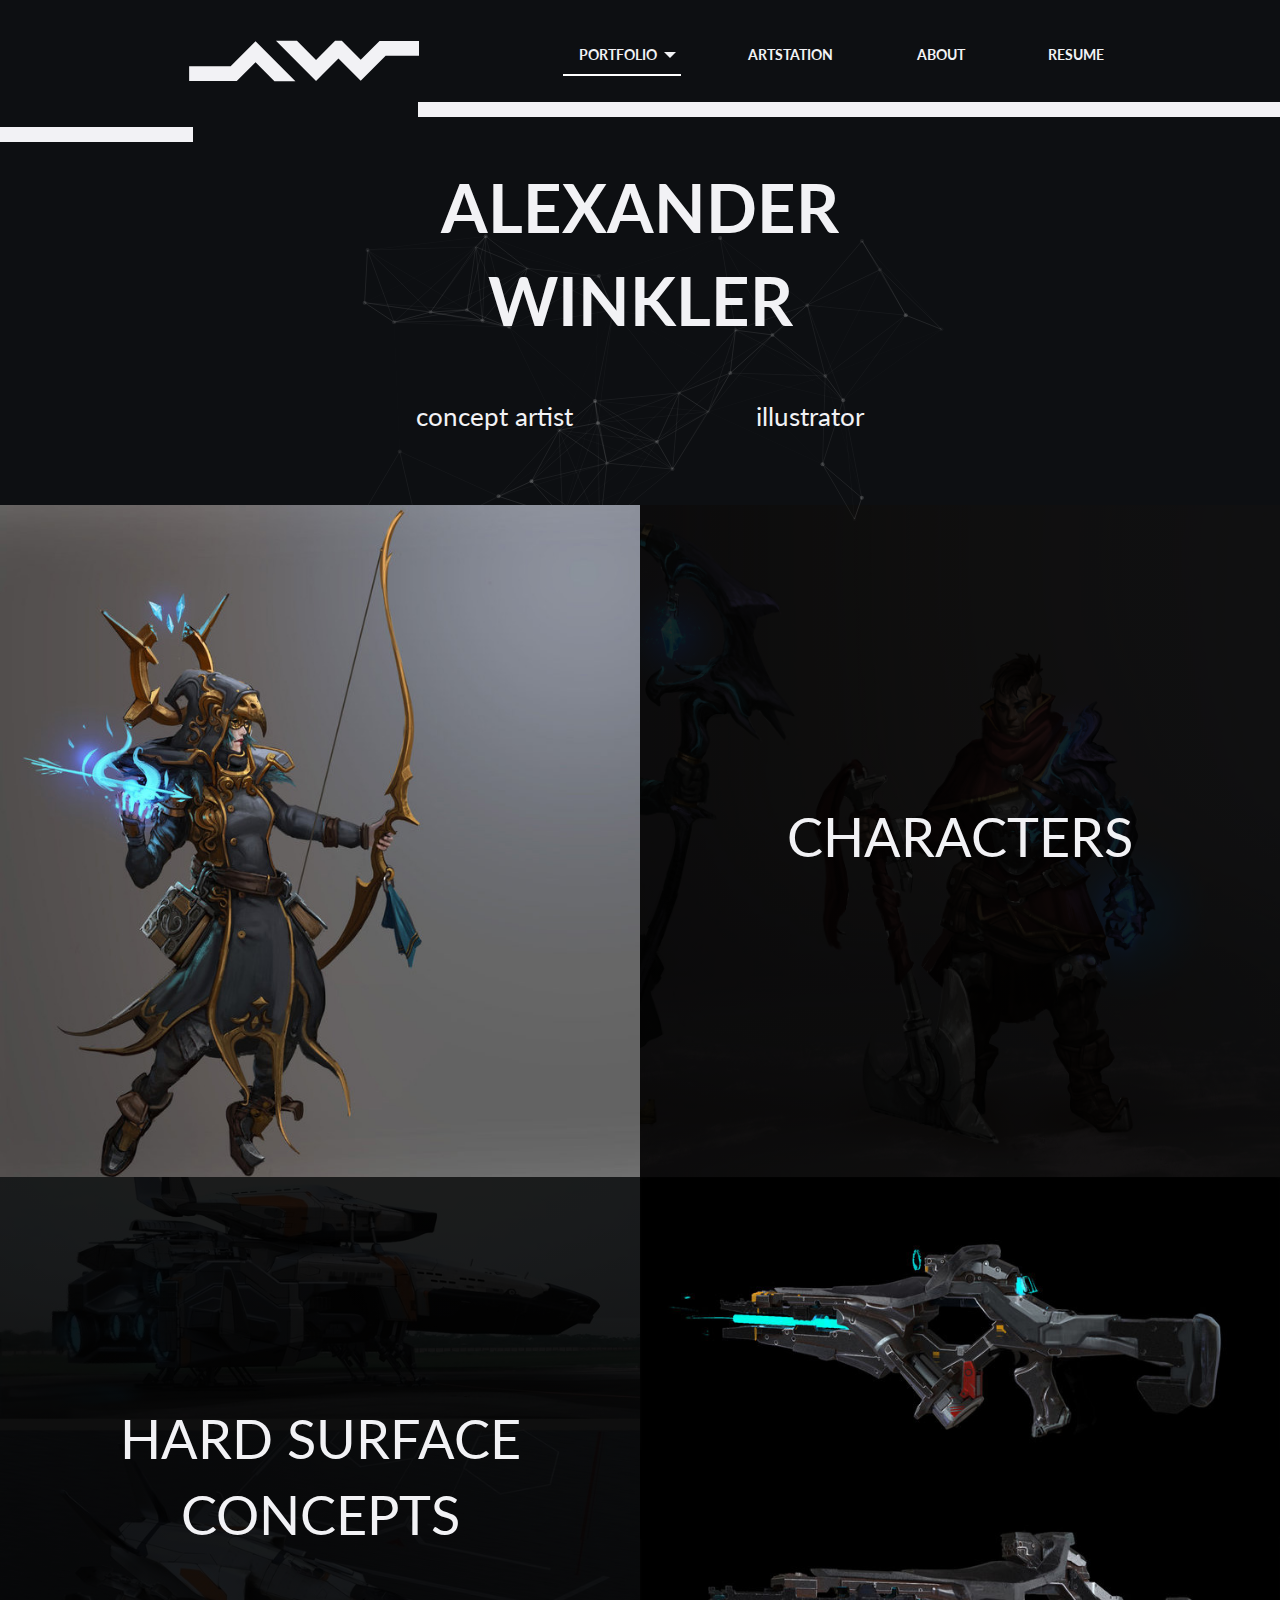
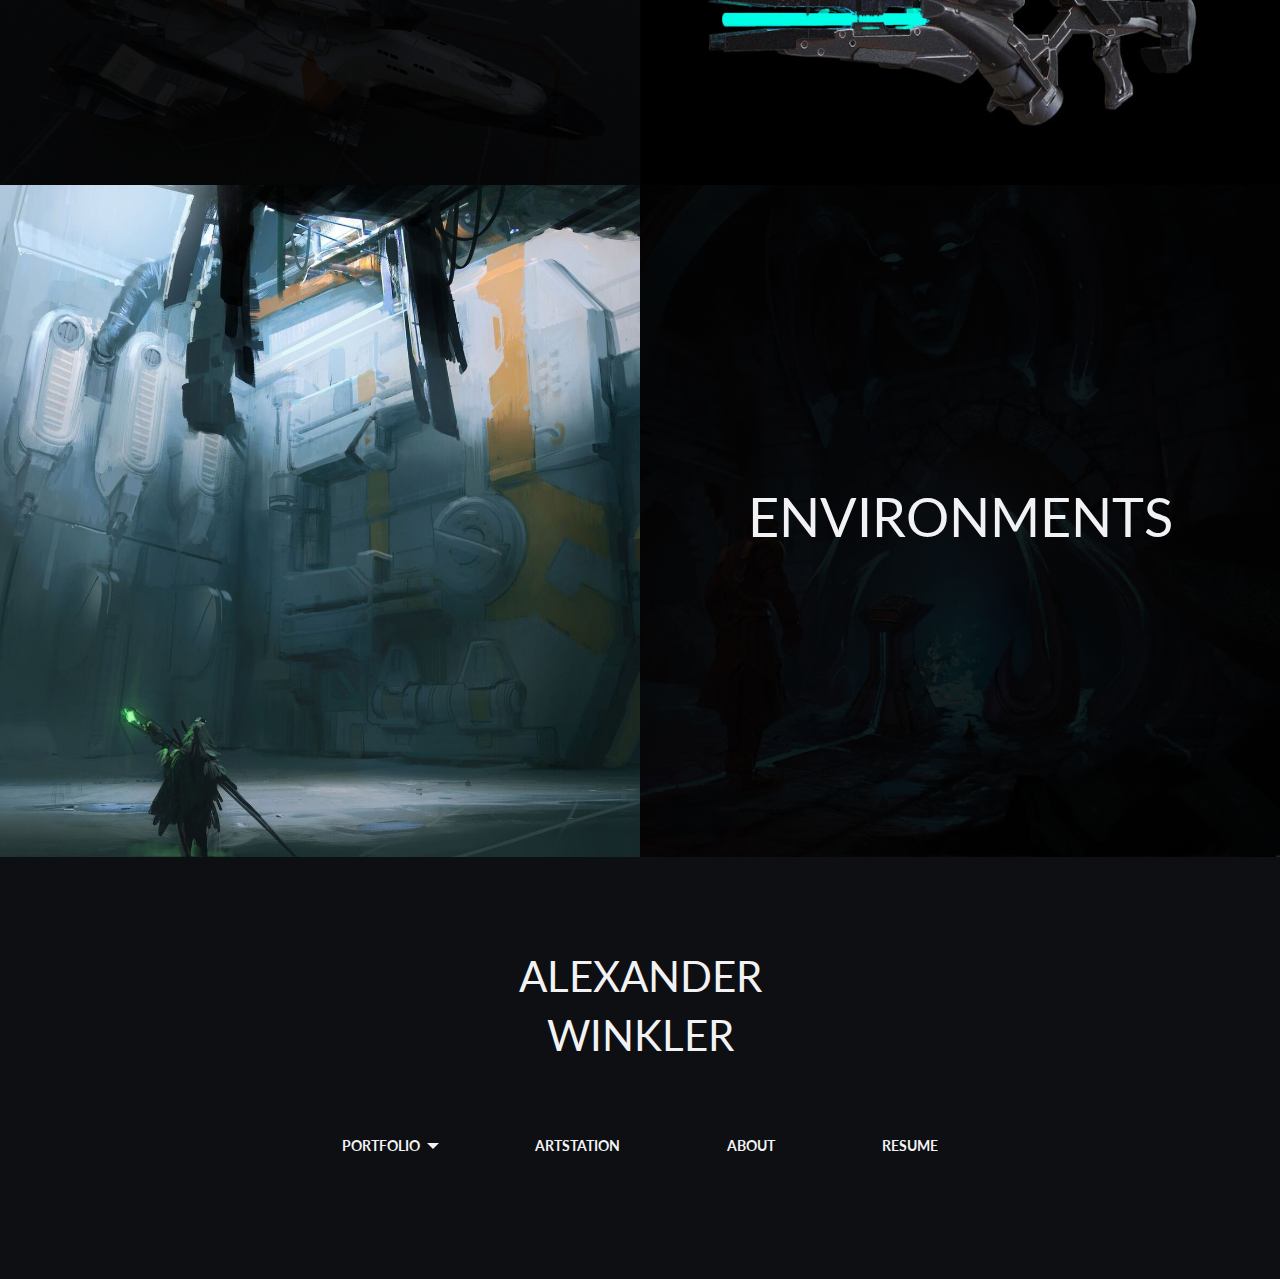
<file: index.html>
<!doctype html>
<html class="no-js" lang="en" dir="ltr">
  <head>
    <meta charset="utf-8">
    <meta http-equiv="x-ua-compatible" content="ie=edge">
    <meta name="viewport" content="width=device-width, initial-scale=1.0">
    <title>Alexander Winkler Portfolio</title>
    <link href="https://fonts.googleapis.com/css?family=Lato:400,700" rel="stylesheet">
    <link rel="stylesheet" href="css/foundation.css">
    <link rel="stylesheet" href="css/animate.css">
    <link rel="stylesheet" href="css/global.css">
    <link rel="stylesheet" href="css/home.css">
  </head>
  <body>
     
    <header>
        
        <!-- Header logo with navigation -->
        <div id="left-logo-line"></div>
        <div id="right-line-container">
          <div id="right-logo-line"></div>
        </div>
        <a href="index.html" id="logo-link">
          <svg id="AW-logo" data-name="Layer 1" xmlns="http://www.w3.org/2000/svg" viewBox="0 0 850 200">  <!-- logo -->
            <title>AW Logo</title>
            <polygon points="246.5 97.39 316.41 167.3 394.19 167.3 246.5 19.61 154.11 112 0.5 112 0.5 167 176.89 167 246.5 97.39"/>
            <polygon points="705.61 18.5 636 88.11 565.89 18 541.11 18 470.5 88.61 399.89 18 322.11 18 470.5 166.39 553.5 83.39 636 165.89 728.39 73.5 882 73.5 882 18.5 705.61 18.5"/>
          </svg>
        </a>
      
      <!-- Header navigation -->
      <nav>
        <ul class="dropdown menu" data-options="disableHover:true;clickOpen:true" data-dropdown-menu>
          <li class="active-page">
            <a href="index.html">PORTFOLIO</a>
            <ul class="menu">
              <li class="menu-item"><a href="characters.html">CHARACTERS</a></li>
              <li class="menu-item"><a href="hard-surface.html">HARD SURFACE CONCEPTS</a></li>
              <li class="menu-item"><a href="environments.html">ENVIRONMENTS</a></li>
            </ul>
          </li>
          <li><a href="https://www.artstation.com/awinkler" target="_blank">ARTSTATION </a></li>
          <li><a href="about.html">ABOUT</a></li>
          <li><a href="resume.pdf" target="_blank">RESUME</a></li>
        </ul>
      </nav>
    </header>
    
    
    <main>
      
      
        <!-- particle effects -->
        <div id="particles-js" class="large-particles"></div>
      
        <!-- name header -->
        <div class="grid-x">
          <div class="small-12 medium-12 cell">
            <!-- Name header -->
            <h1 class="name" id="alexander">ALEXANDER</h1>
            <h1 class="name" id="winkler">WINKLER</h1>
          </div>
        </div>
        <div class="grid-x">
          <div class="small-12 medium-12 cell subtitle-container">
            <h2 class="subtitle" id="artsit">concept artist</h2>
            <h2 class="subtitle" id="illustrator">illustrator</h2>
          </div>
        </div>
      
      
      <!-- main portfolio cards -->
      <a href="characters.html" class="character-row img-hover">
        <div class="grid-x">
          <div class="small-5 medium-6 cell rowhover first-row-home">
            <img src="images/venice-home.jpg" alt="Venice character design from CD Challenge">
        </div>
          <div id="character-shaded-cell" class="small-7 medium-6 cell shaded-cell" >
            <h2>CHARACTERS</h2>
          </div>
        </div>
      </a>
      
      <a href="hard-surface.html" class="surface-row img-hover">
        <div class="grid-x">
          <div id="surface-shaded-cell" class="small-7 medium-6 cell shaded-cell">
            <h2>HARD SURFACE CONCEPTS</h2>
          </div>
          <div class="small-5 medium-6 cell rowhover second-row-home">
            <img src="images/lazor-home.jpg" alt="Lazorrr gun concept art">
          </div>
        </div>
      </a>
      
      <a href="environments.html" class="env-row img-hover">
        <div class="grid-x">
          <div class="small-5 medium-6 cell rowhover third-row-home">
            <img src="images/new-temple-home.jpg" alt="Venice character design from CD Challenge">
          </div>  
          <div id="env-shaded-cell" class="small-7 medium-6 cell shaded-cell" >
            <h2>ENVIRONMENTS</h2>
          </div>
        </div>
      </a>
      
    </main>
    
    
    <footer>
      
      
      <!-- Footer name -->
      <h2>ALEXANDER</h2>
      <h2>WINKLER</h2>
      
      <!-- Footer navigation -->
      <nav>

        <ul class="dropdown menu" id="footer-menu" data-options="disableHover:true;clickOpen:true"  data-dropdown-menu>
            <li>
              <a href="#">PORTFOLIO</a>
              <ul class="menu">
                <li class="menu-item"><a href="characters.html">CHARACTERS</a></li>
                <li class="menu-item"><a href="hard-surface.html">HARD SURFACE CONCEPTS</a></li>
                <li class="menu-item"><a href="environments.html">ENVIRONMENTS</a></li>
              </ul>
            </li>
            <li><a href="https://www.artstation.com/awinkler" target="_blank">ARTSTATION</a></li>
            <li><a href="about.html">ABOUT</a></li>
            <li><a href="resume.pdf" target="_blank">RESUME</a></li>
        </ul>
      </nav>
      
    </footer>
    
    
    <!-- javascript files   -->
    <script src="js/vendor/jquery.js"></script>
    <script src="js/vendor/what-input.js"></script>
    <script src="js/vendor/foundation.js"></script>
    <script src="js/particles.min.js"></script>
    <script src="js/app.js"></script>
  </body>
</html>
</file>
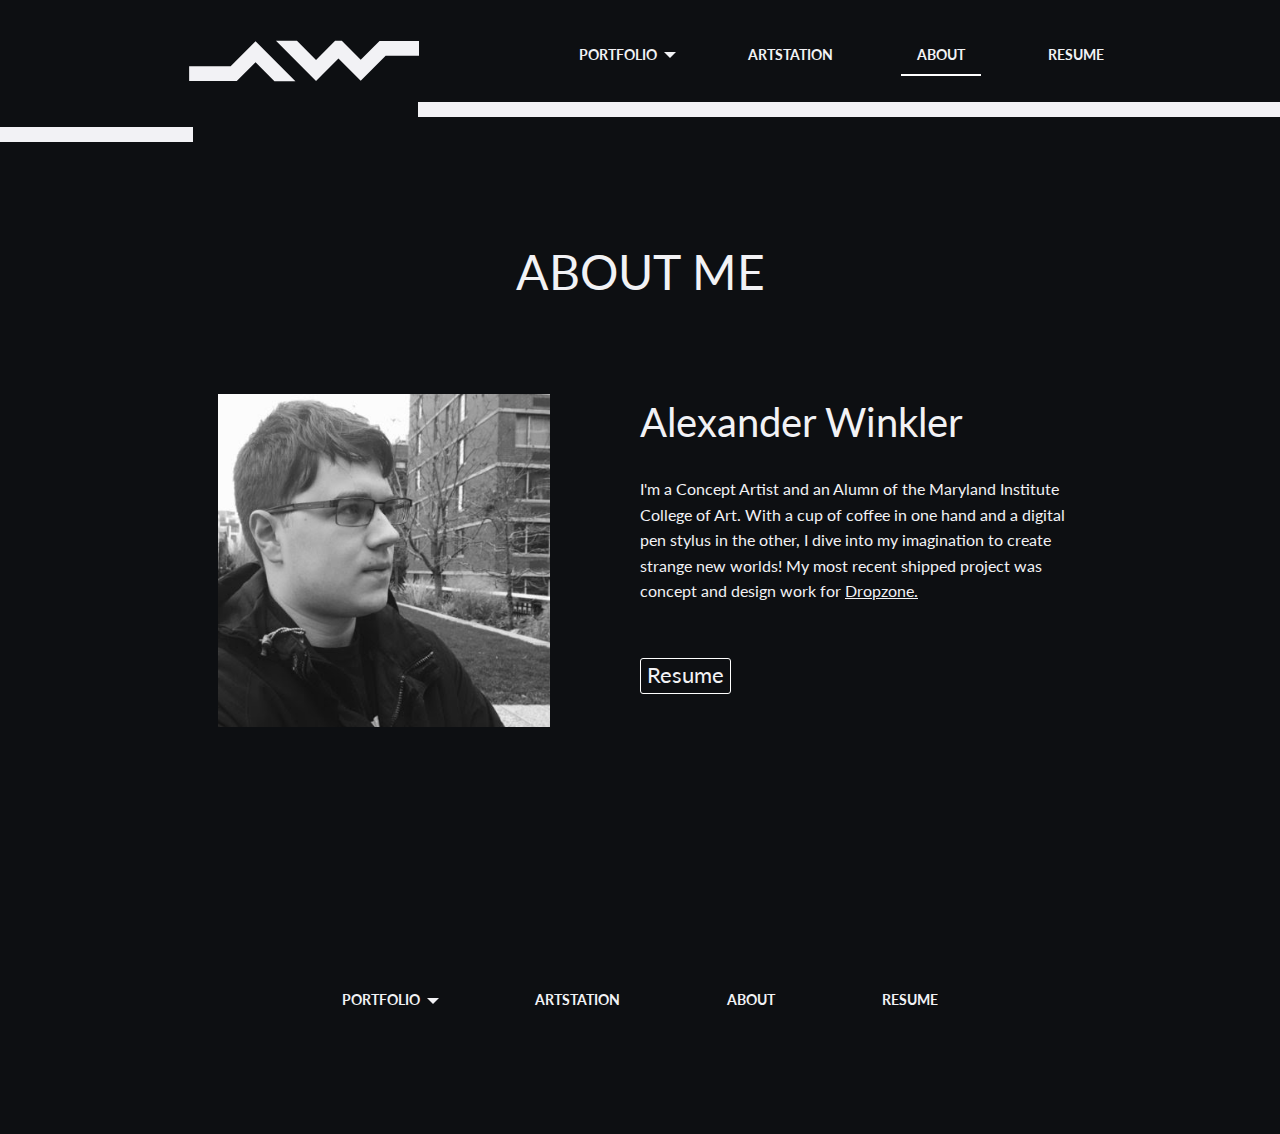
<file: about.html>
<!doctype html>
<html class="no-js" lang="en" dir="ltr">
  <head>
    <meta charset="utf-8">
    <meta http-equiv="x-ua-compatible" content="ie=edge">
    <meta name="viewport" content="width=device-width, initial-scale=1.0">
    <title>About Alex</title>
    <link href="https://fonts.googleapis.com/css?family=Lato:400,700" rel="stylesheet">
    <link rel="stylesheet" href="css/foundation.css">
    <link rel="stylesheet" href="css/global.css">
    <link rel="stylesheet" href="css/about.css">
  </head>
  <body>
    
    <header>
      
        <div id="left-logo-line"></div>
        <div id="right-line-container">
          <div id="right-logo-line"></div>
        </div>
        <a href="index.html" id="logo-link">
          <svg id="AW-logo" data-name="Layer 1" xmlns="http://www.w3.org/2000/svg" viewBox="0 0 850 200">
            <title>AW Logo</title>
            <polygon points="246.5 97.39 316.41 167.3 394.19 167.3 246.5 19.61 154.11 112 0.5 112 0.5 167 176.89 167 246.5 97.39"/>
            <polygon points="705.61 18.5 636 88.11 565.89 18 541.11 18 470.5 88.61 399.89 18 322.11 18 470.5 166.39 553.5 83.39 636 165.89 728.39 73.5 882 73.5 882 18.5 705.61 18.5"/>
          </svg>
        </a>
      
      <!-- Header navigation -->
      <nav>
        <ul class="dropdown menu" data-options="disableHover:true;clickOpen:true" data-dropdown-menu>
          <li>
            <a href="index.html">PORTFOLIO</a>
            <ul class="menu">
              <li class="menu-item"><a href="characters.html">CHARACTERS</a></li>
              <li class="menu-item"><a href="hard-surface.html">HARD SURFACE CONCEPTS</a></li>
              <li class="menu-item"><a href="environments.html">ENVIRONMENTS</a></li>
            </ul>
          </li>
          <li><a href="https://www.artstation.com/awinkler" target="_blank">ARTSTATION </a></li>
          <li class="active-page"><a href="about.html">ABOUT</a></li>
          <li><a href="resume.pdf" target="_blank">RESUME</a></li>
        </ul>
      </nav>
    </header>
    
    
    <!-- Main content -->
    <main>
      <div class="grid-x">
        <div class="small-12 medium cell">
          <!-- Name header -->
          <h1 class="inner-header">ABOUT ME</h1>
        </div>
      </div>
      
      
      <div class="grid-x main-container">
        <div class="small-12 medium-6 cell">
          <img src="images/alex+winkler.jpg">
        </div>
        <div class="small-11 medium-6 cell">
          <h2>Alexander Winkler</h2>
          <p>I'm a Concept Artist and an Alumn of the Maryland Institute College of Art. With a cup of coffee in one hand and a digital pen stylus in the other, I dive into my imagination to create strange new worlds! My most recent shipped project was concept and design work for <a href="https://www.sparkypants.com/dropzone/#top" target="_blank">Dropzone.</a></p>
          
          <a href="resume.pdf" target="_blank"><button>Resume</button></a>
        </div>
      </div>
      
    </main>
    
    
    
    
    <footer>
      
      <!-- Footer navigation -->
        <nav >

        <ul class="dropdown menu" id="footer-menu" data-options="disableHover:true;clickOpen:true"  data-dropdown-menu>
<!--            <div class="grid-x">-->
<!--            <div class="small-2 cell">-->
              <li>
                <a href="index.html">PORTFOLIO</a>
                <ul class="menu">
                  <li class="menu-item"><a href="characters.html">CHARACTERS</a></li>
                  <li class="menu-item"><a href="hard-surface.html">HARD SURFACE CONCEPTS</a></li>
                  <li class="menu-item"><a href="environments.html">ENVIRONMENTS</a></li>
                </ul>
              </li>

            <li><a href="https://www.artstation.com/awinkler" target="_blank">ARTSTATION</a></li>
            <li><a href="about.html">ABOUT</a></li>
            <li><a href="resume.pdf" target="_blank">RESUME</a></li>
<!--          </div>-->
        </ul>
         
      </nav>
    </footer>
    
    
    <!-- javascript files   -->
    <script src="js/vendor/jquery.js"></script>
    <script src="js/vendor/what-input.js"></script>
    <script src="js/vendor/foundation.js"></script>
    <script src="js/app.js"></script>
  </body>
</html>
</file>
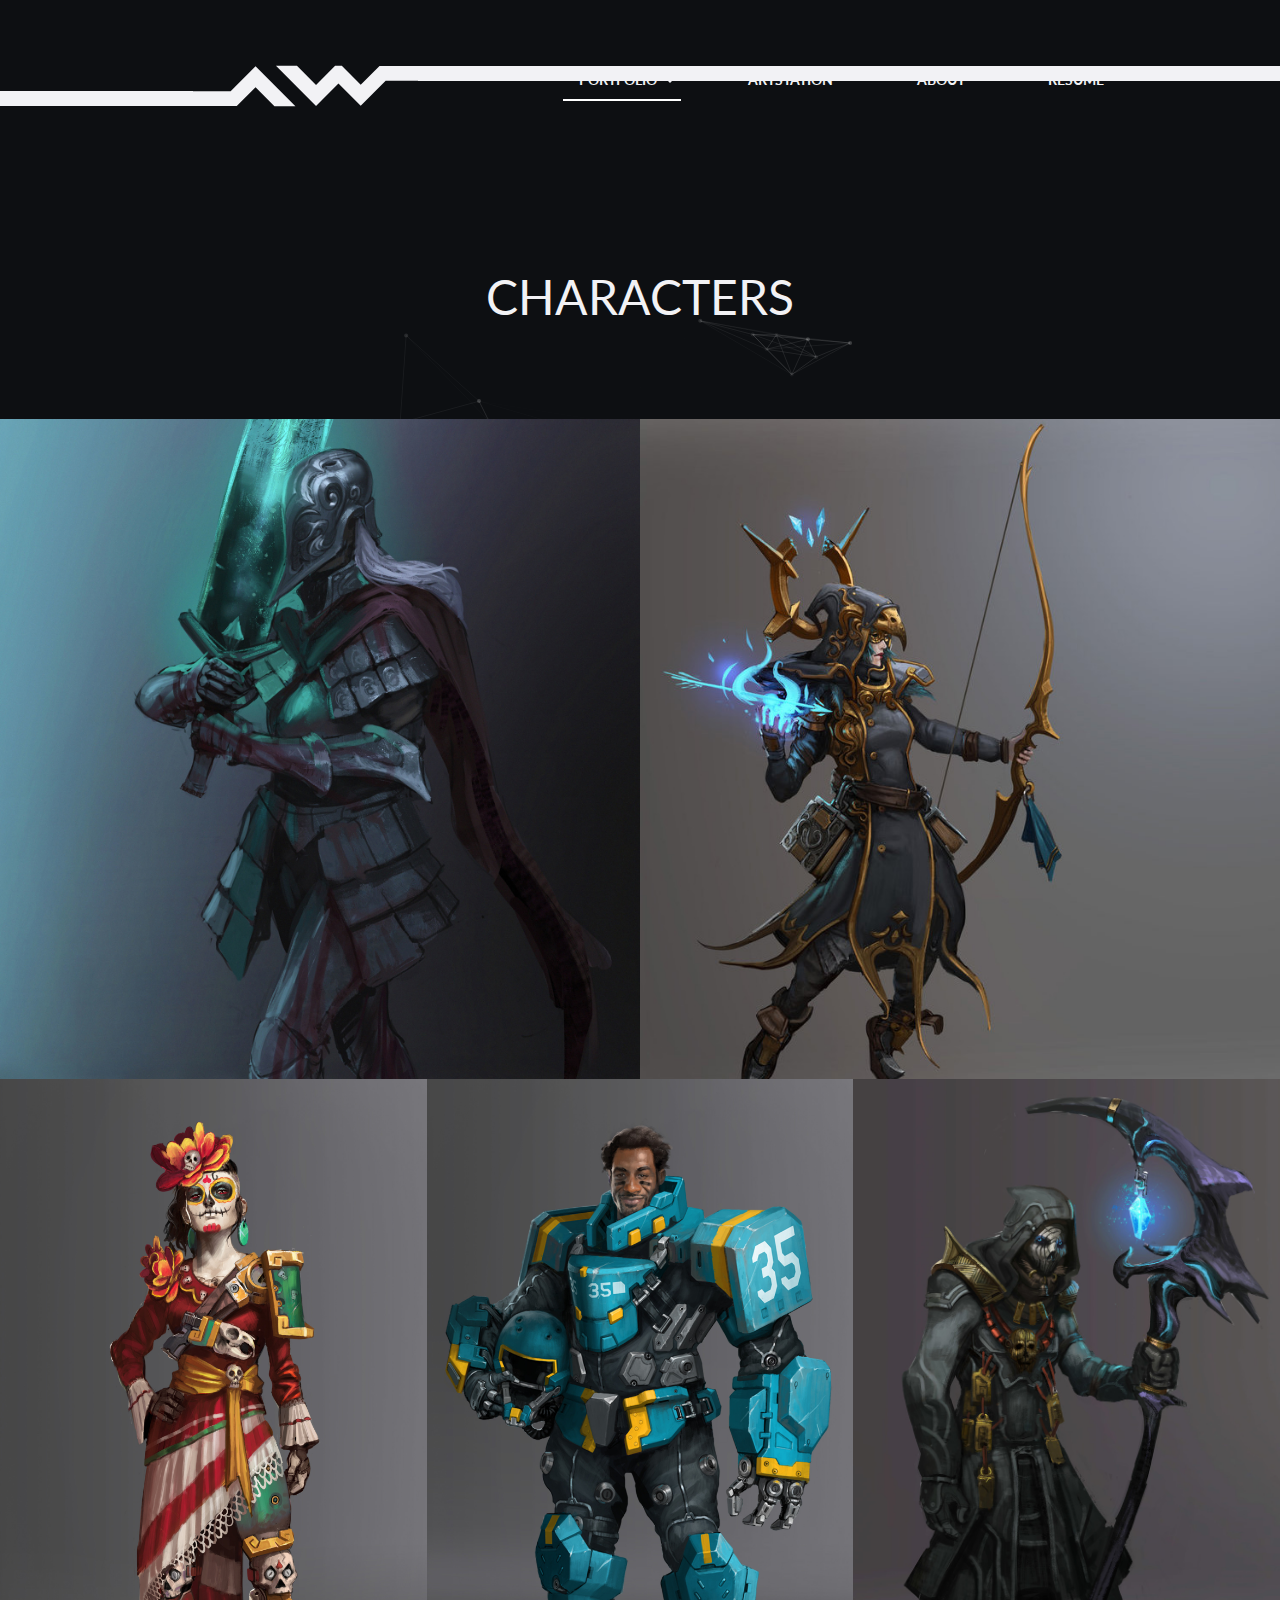
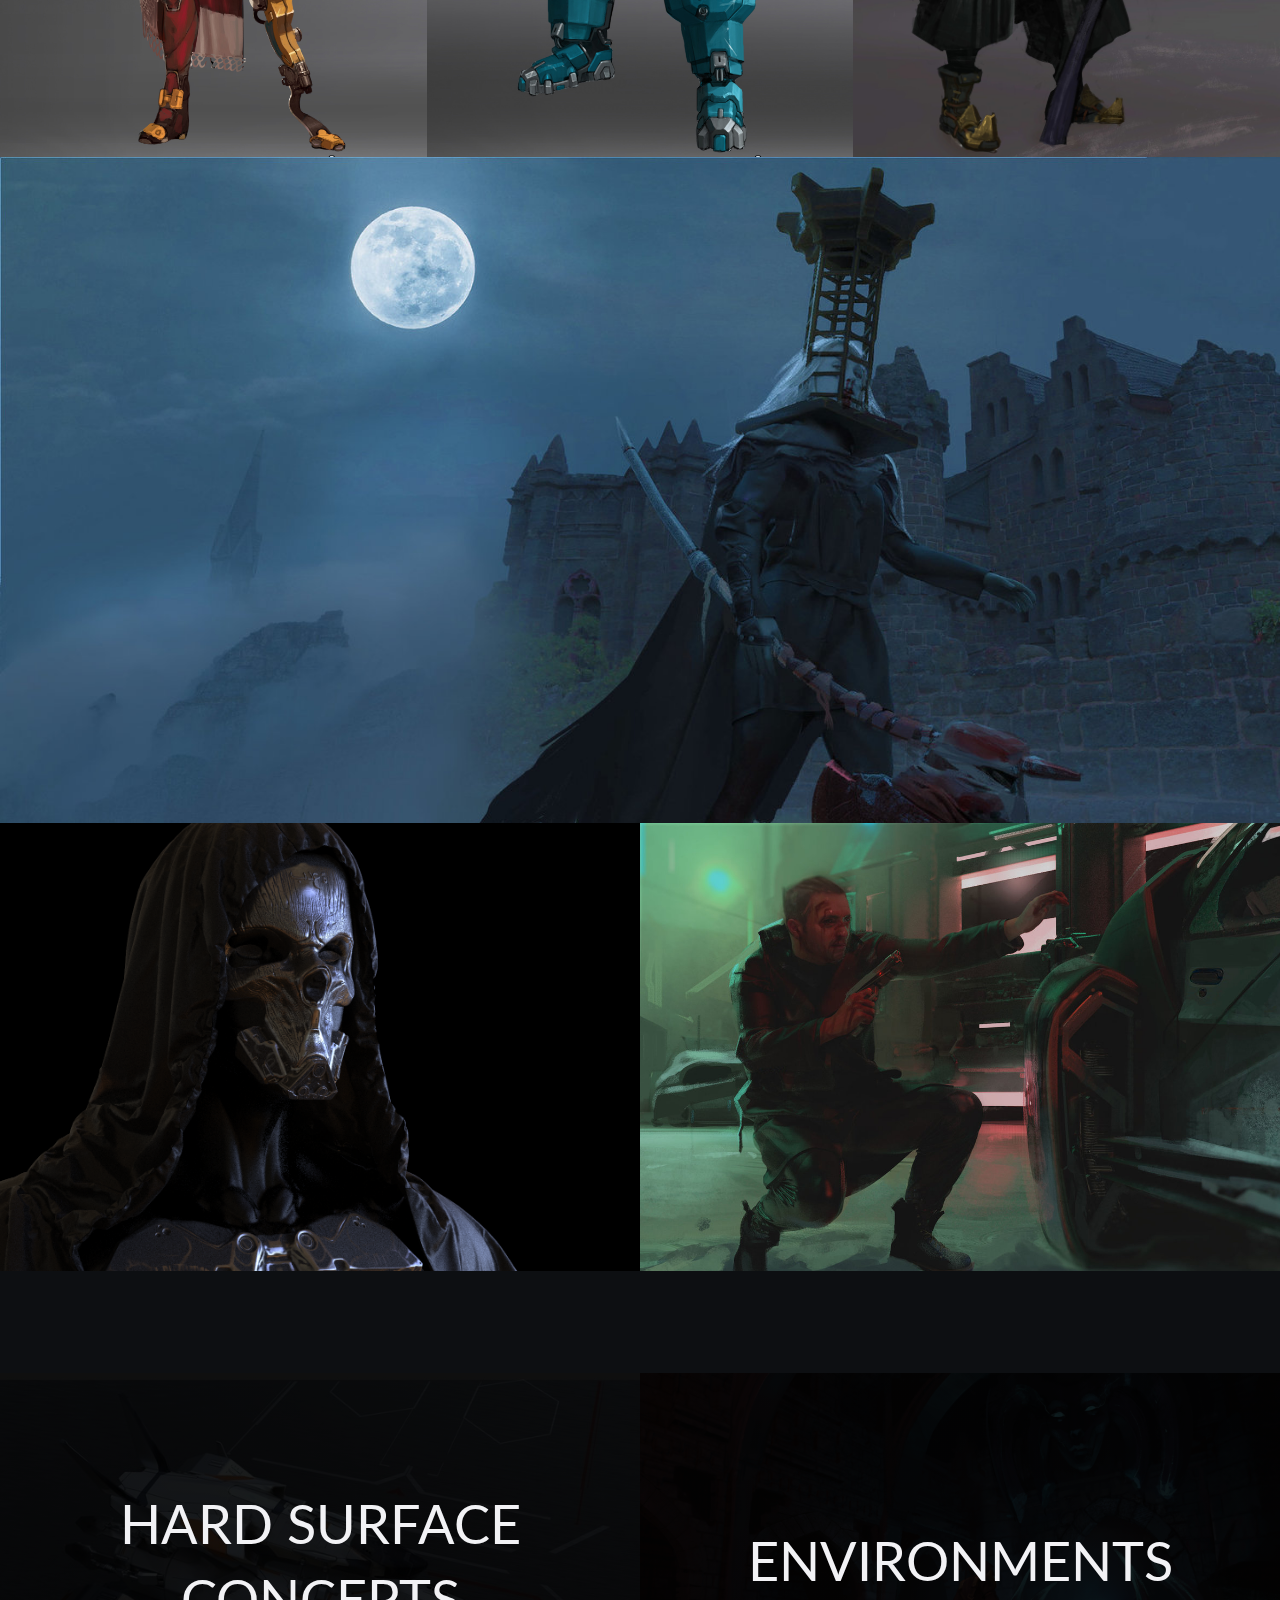
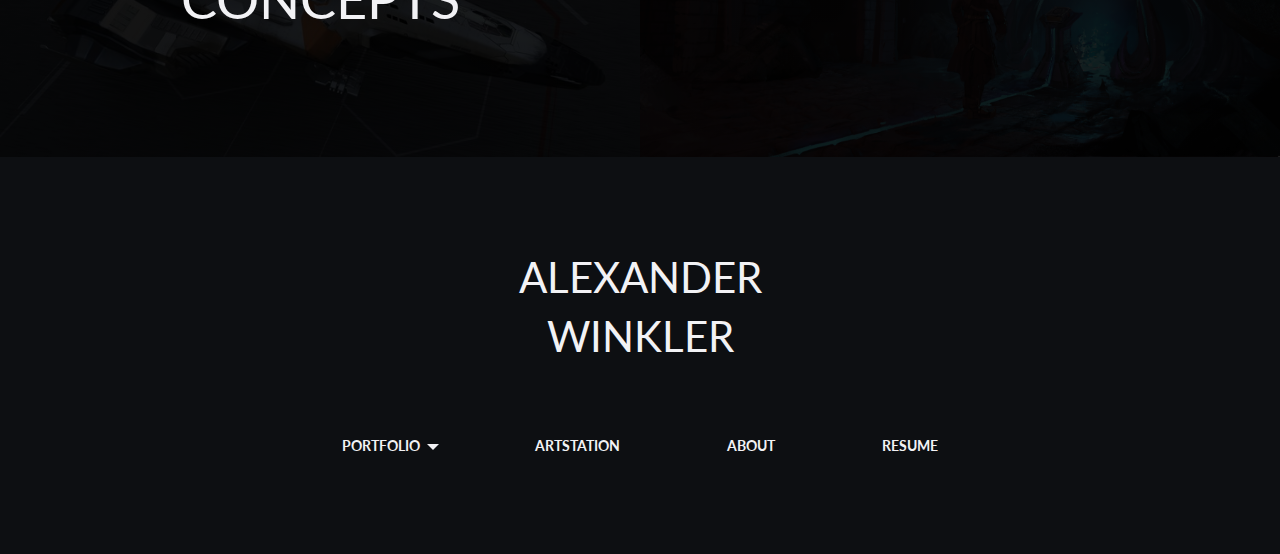
<file: characters.html>
<!doctype html>
<html class="no-js" lang="en" dir="ltr">
  <head>
    <meta charset="utf-8">
    <meta http-equiv="x-ua-compatible" content="ie=edge">
    <meta name="viewport" content="width=device-width, initial-scale=1.0">
    <title>Characters Portfolio</title>
    <link href="https://fonts.googleapis.com/css?family=Lato:400,700" rel="stylesheet">
    <link rel="stylesheet" href="css/foundation.css">
    <link rel="stylesheet" href="css/lightgallery.css">
    <link rel="stylesheet" href="css/global.css">
    <link rel="stylesheet" href="css/characters.css">
  </head>
  <body>
     
    <header>
        
        <!-- logo and navigation -->
        <div id="left-logo-line"></div>
        <div id="right-line-container">
          <div id="right-logo-line"></div>
        </div>
        <a href="index.html" id="logo-link">
            <svg id="AW-logo" data-name="Layer 1" xmlns="http://www.w3.org/2000/svg" viewBox="0 0 850 200">
            <title>AW Logo</title>
            <polygon points="246.5 97.39 316.41 167.3 394.19 167.3 246.5 19.61 154.11 112 0.5 112 0.5 167 176.89 167 246.5 97.39"/>
            <polygon points="705.61 18.5 636 88.11 565.89 18 541.11 18 470.5 88.61 399.89 18 322.11 18 470.5 166.39 553.5 83.39 636 165.89 728.39 73.5 882 73.5 882 18.5 705.61 18.5"/>
          </svg>
        </a>
      
      <!-- Header navigation -->
      <nav>
        <ul class="dropdown menu" data-options="disableHover:true;clickOpen:true" data-dropdown-menu>
          <li class="active-page">
            <a href="index.html">PORTFOLIO</a>
            <ul class="menu">
              <li class="menu-item"><a href="characters.html">CHARACTERS</a></li>
              <li class="menu-item"><a href="hard-surface.html">HARD SURFACE CONCEPTS</a></li>
              <li class="menu-item"><a href="environments.html">ENVIRONMENTS</a></li>
            </ul>
          </li>
          <li><a href="https://www.artstation.com/awinkler" target="_blank">ARTSTATION </a></li>
          <li><a href="about.html">ABOUT</a></li>
          <li><a href="resume.pdf" target="_blank">RESUME</a></li>
        </ul>
      </nav>
    </header>
    
    
    <main>
      
      <div id="particles-js" class="small-particles"></div>
       
        <!-- Name header -->
      <div class="grid-x">
        <div class="small-12 medium cell">
          <h1 class="inner-header">CHARACTERS</h1>
        </div>
      </div>
      
      <div id="gallery-selector">
      
      <!-- main portfolio cards -->
      <div class="grid-x">
        <a href="#" class="small-6 medium-6 cell img-hover">
          <div data-src="images/bloodborne-fanart.jpg" class="rowhover first-row-char item">
            <img src="images/bloodborne-sword-small.jpg">
          </div>
        </a>
        <a href="#" class="small-6 medium-6 cell img-hover">
          <div data-src="images/CDChallenge+venice.jpg" class="rowhover item img-full">
            <img src="images/venice-home.jpg" class="img-full">
          </div>
        </a>
      </div>
        
      <!-- second row -->
      <div class="grid-x">
        <a href="#" class="small-4 medium-4 cell img-hover">
          <div data-src="images/dotd-fury.jpg" class="rowhover item">
            <img src="images/dotd-fury.jpg">
          </div>
        </a>
        <a href="#" class="small-4 medium-4 cell img-hover">
          <div data-src="images/alt-vise-look.jpg" class="rowhover second-row-char item">
            <img src="images/alt-vise-look.jpg">
          </div>
        </a>
        <a href="#" class="small-4 medium-4 cell img-hover">
          <div data-src="images/stylized+fantasy+characters2.jpg" class="rowhover item">
            <img src="images/stylized+fantasy+necro.jpg">
          </div>
        </a>
      </div>
      
      <!-- third row -->
      <a href="#" class="img-hover">
        <div data-src="images/alexander-winkler-bloodborne-fanartbs.jpg" class="rowhover third-row-char item">
          <img src="images/alexander-winkler-bloodborne-fanartbs.jpg" class="img-full">
        </div>
      </a>
      
      <!-- fourth row -->
      <div class="grid-x">
        <a href="#" class="small-6 medium-6 cell img-hover">
          <div data-src="images/metal_skull.png" class="rowhover fourth-row-char item">
            <img src="images/metal_skull.png">
          </div>
        </a>
        <a href="#" class="small-6 medium-6 cell img-hover">
          <div data-src="images/tears-in-snow.jpg" class="rowhover item">
            <img src="images/tears-in-snow-small.jpg">
          </div>
        </a>
      </div>
      
      </div> <!-- end of lightbox gallery -->
        
      <!-- alternate portfolio page links -->
      <div class="grid-x" id="bottom-portfolio">
        <a href="hard-surface.html" class="small-6 medium-6 cell">
          <div id="surface-shaded-cell"  class="shaded-cell">
            <h2>HARD SURFACE CONCEPTS</h2>
          </div>
        </a>
        <a href="environments.html" class="small-6 medium-6 cell">
          <div id="env-shaded-cell" class="shaded-cell">
            <h2>ENVIRONMENTS</h2>
          </div>
        </a>
      </div>
      
    
        
    </main>
    
    
    <footer>
      
      <!-- footer header -->
      <h2>ALEXANDER</h2>
      <h2>WINKLER</h2>
      
      <!-- Footer navigation -->
        <nav >

        <ul class="dropdown menu" id="footer-menu" data-options="disableHover:true;clickOpen:true"  data-dropdown-menu>
<!--            <div class="grid-x">-->
<!--            <div class="small-2 cell">-->
              <li>
                <a href="index.html">PORTFOLIO</a>
                <ul class="menu">
                  <li class="menu-item"><a href="characters.html">CHARACTERS</a></li>
                  <li class="menu-item"><a href="hard-surface.html">HARD SURFACE CONCEPTS</a></li>
                  <li class="menu-item"><a href="environments.html">ENVIRONMENTS</a></li>
                </ul>
              </li>

            <li><a href="https://www.artstation.com/awinkler" target="_blank">ARTSTATION</a></li>
            <li><a href="about.html">ABOUT</a></li>
            <li><a href="resume.pdf" target="_blank">RESUME</a></li>
<!--          </div>-->
        </ul>
         
      </nav>
    </footer>
    
    
    <!-- javascript files   -->
    <script src="js/vendor/jquery.js"></script>
    <script src="js/vendor/what-input.js"></script>
    <script src="js/vendor/foundation.js"></script>
    <script src="js/lightgallery-all.js"></script>
    <script src="js/particles.min.js"></script>
    <script src="js/app.js"></script>
    <script src="js/gallery-init.js"></script>
   
  </body>
</html>
</file>
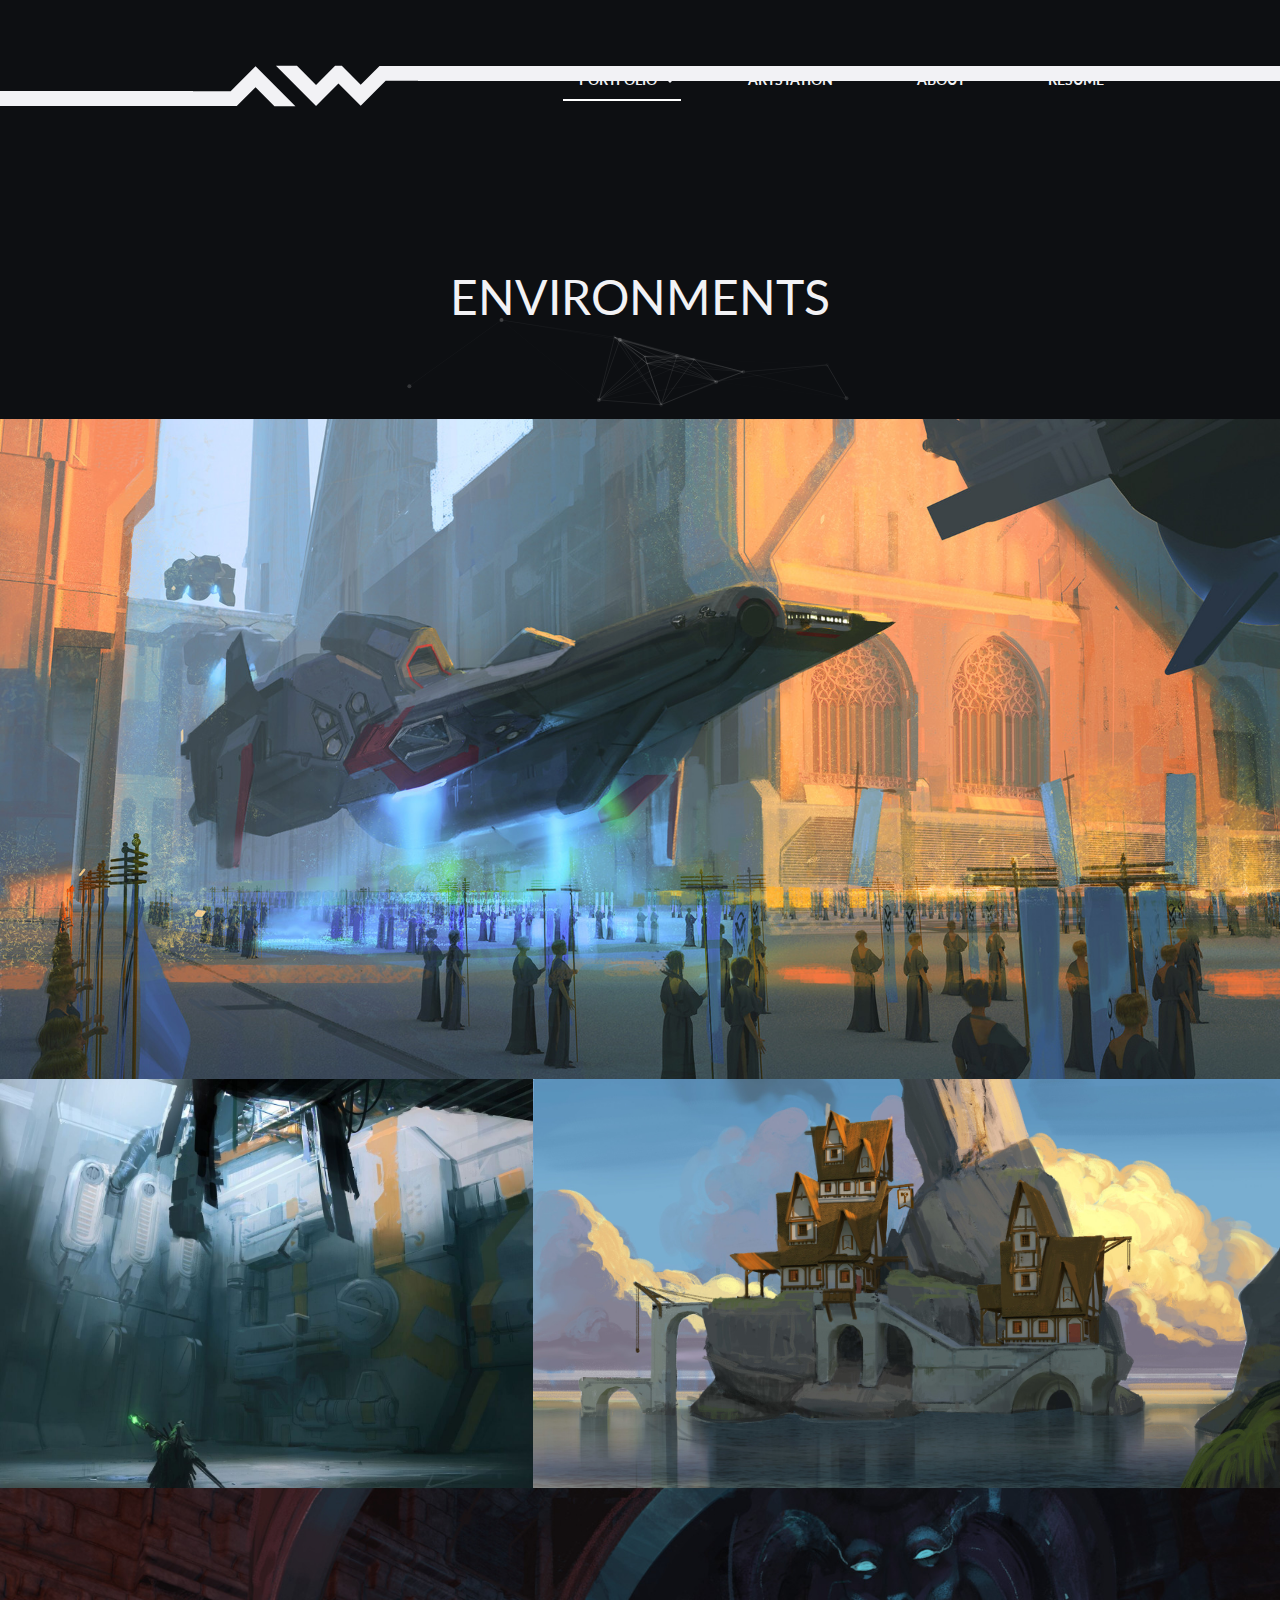
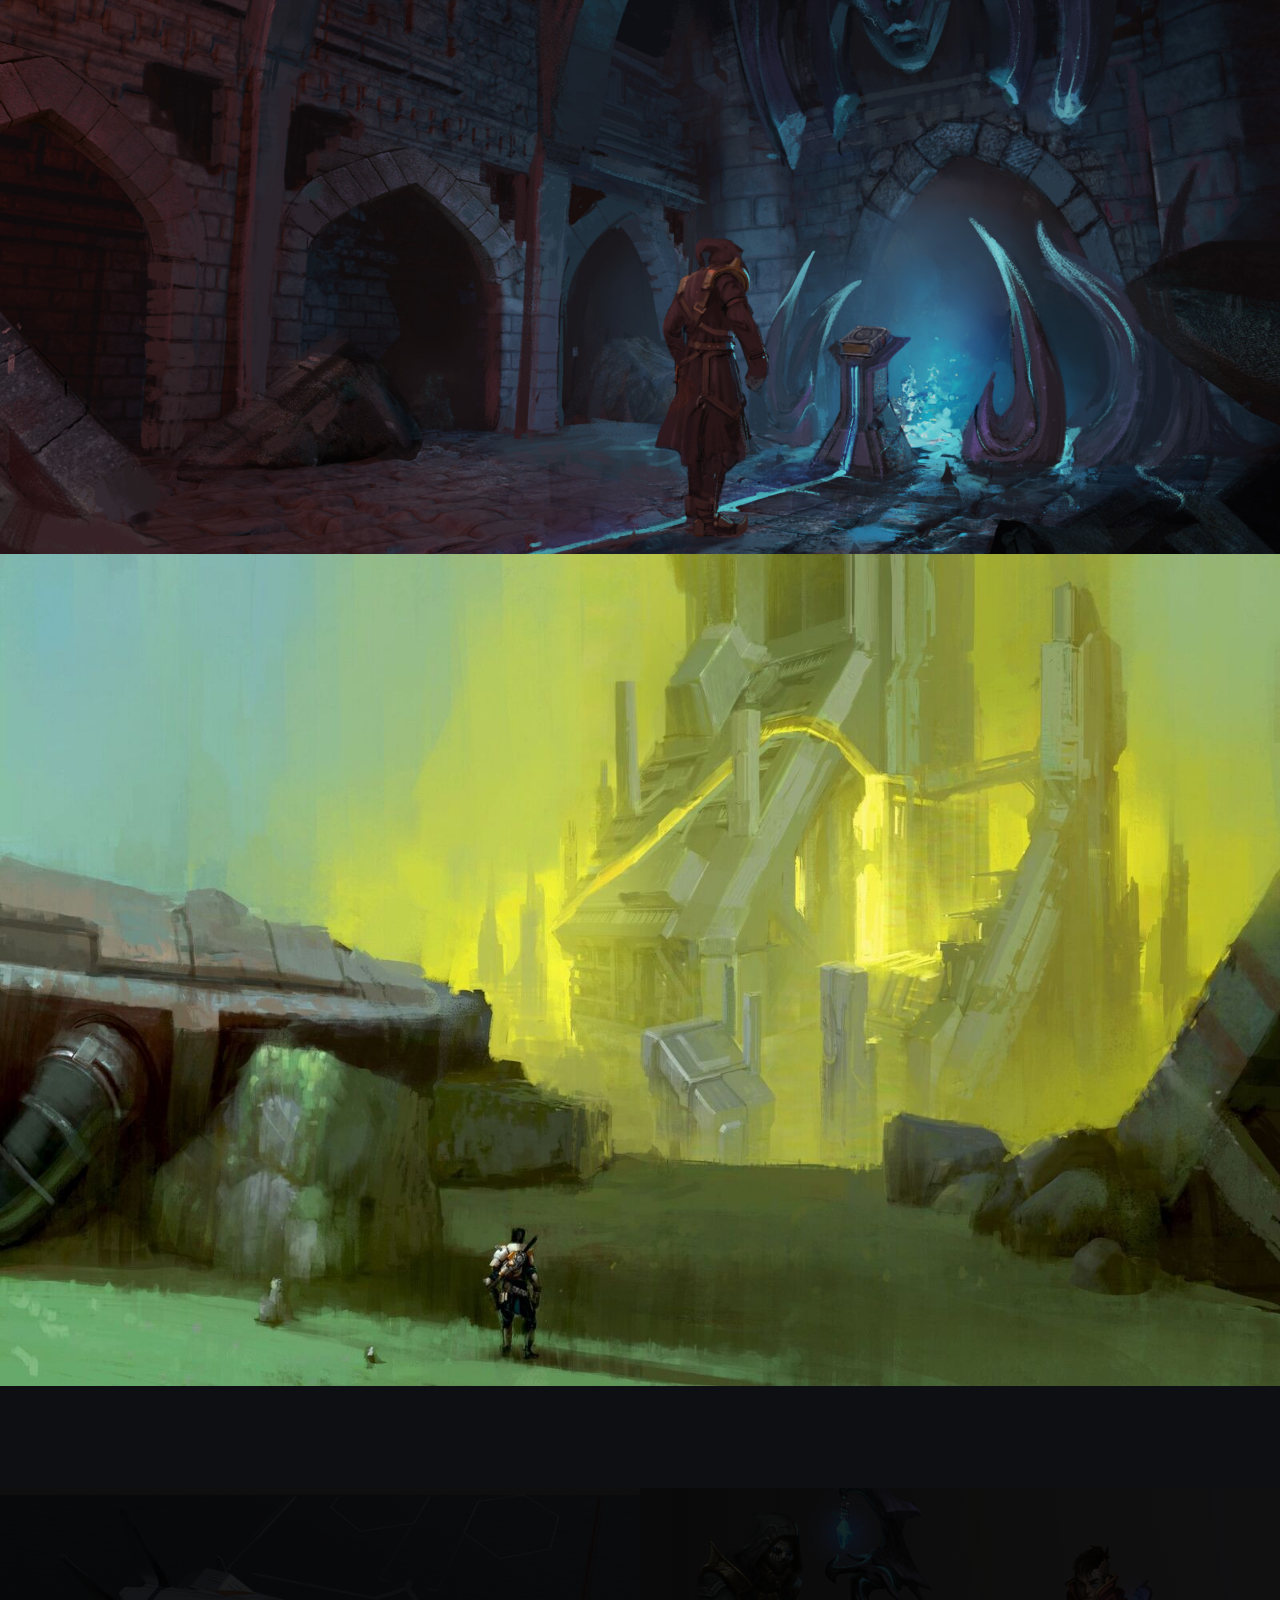
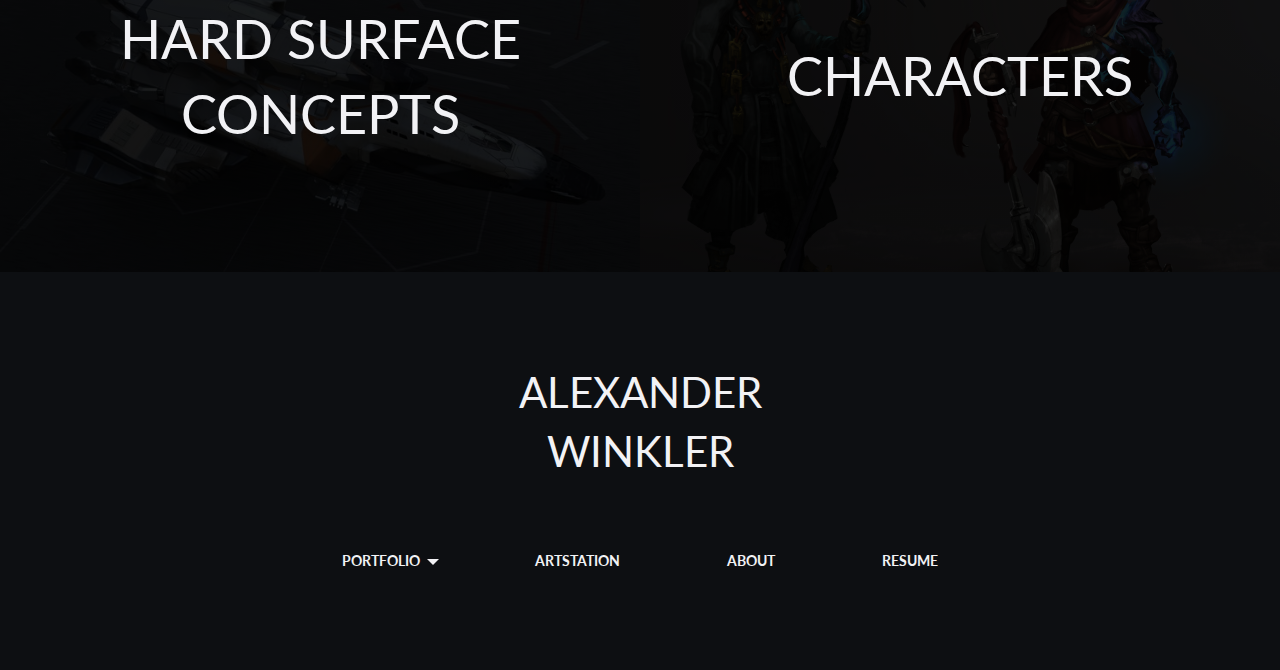
<file: environments.html>
<!doctype html>
<html class="no-js" lang="en" dir="ltr">
  <head>
    <meta charset="utf-8">
    <meta http-equiv="x-ua-compatible" content="ie=edge">
    <meta name="viewport" content="width=device-width, initial-scale=1.0">
    <title>Environments Portfolio</title>
    <link href="https://fonts.googleapis.com/css?family=Lato:400,700" rel="stylesheet">
    <link rel="stylesheet" href="css/foundation.css">
    <link rel="stylesheet" href="css/lightgallery.css">
    <link rel="stylesheet" href="css/global.css">
    <link rel="stylesheet" href="css/environments.css">
  </head>
  <body>
     
    <header>
      
        <div id="left-logo-line"></div>
        <div id="right-line-container">
          <div id="right-logo-line"></div>
        </div>
        <a href="index.html" id="logo-link">
            <svg id="AW-logo" data-name="Layer 1" xmlns="http://www.w3.org/2000/svg" viewBox="0 0 850 200">
            <title>AW Logo</title>
            <polygon points="246.5 97.39 316.41 167.3 394.19 167.3 246.5 19.61 154.11 112 0.5 112 0.5 167 176.89 167 246.5 97.39"/>
            <polygon points="705.61 18.5 636 88.11 565.89 18 541.11 18 470.5 88.61 399.89 18 322.11 18 470.5 166.39 553.5 83.39 636 165.89 728.39 73.5 882 73.5 882 18.5 705.61 18.5"/>
          </svg>
        </a>
      
      <!-- Header navigation -->
      <nav>
        <ul class="dropdown menu" data-options="disableHover:true;clickOpen:true" data-dropdown-menu>
          <li class="active-page">
            <a href="index.html">PORTFOLIO</a>
            <ul class="menu">
              <li class="menu-item"><a href="characters.html">CHARACTERS</a></li>
              <li class="menu-item"><a href="hard-surface.html">HARD SURFACE CONCEPTS</a></li>
              <li class="menu-item"><a href="environments.html">ENVIRONMENTS</a></li>
            </ul>
          </li>
          <li><a href="https://www.artstation.com/awinkler" target="_blank">ARTSTATION </a></li>
          <li><a href="about.html">ABOUT</a></li>
          <li><a href="resume.pdf" target="_blank">RESUME</a></li>
        </ul>
      </nav>
    </header>
    
    
    <main>
      
      <!-- particles div -->
      <div id="particles-js" class="small-particles"></div>
       
        <!-- Name header -->
      <div class="grid-x">
        <div class="small-12 medium cell">
          <h1 class="inner-header">ENVIRONMENTS</h1>
        </div>
      </div>
      
      <div id="gallery-selector">
      
      <!-- main portfolio cards -->
        
      <!-- first row -->
      <div class="grid-x">
        <a href="#" class="small-12 medium-12 cell img-hover">
          <div data-src="images/victory-day.jpg" class="rowhover first-row-char item">
            <img src="images/victory-day.jpg">
          </div>
        </a>  
      </div>
      
        
      <!-- second row -->

        <div class="grid-x">
          <a href="#" class="small-6 medium-5 cell img-hover">
            <div data-src="images/new-temple.jpeg" class="rowhover second-row-char item">
              <img src="images/new-temple.jpeg" class="img-full">
            </div>
          </a>
          <a href="#" class="small-6 medium-7 cell img-hover">
            <div data-src="images/wainwrights-smithy13.jpg" class="rowhover item">
              <img src="images/wainwrights-smithy13.jpg" class="img-full">
            </div>
          </a>
        </div>

      
      <!-- third row -->
      <a href="#" class="img-hover">
        <div data-src="images/necro.jpg" class="rowhover third-row-char item">
          <img src="images/necro.jpg" class="img-full">
        </div>
      </a>
      
      <!-- fourth row -->
      <div class="grid-x">
        <a href="#" class="small-12 medium-12 cell img-hover">
          <div data-src="images/alexander-winkler-key2_preview.jpeg" class="rowhover fourth-row-char item">
            <img src="images/alexander-winkler-key2_preview.jpeg">
          </div>
        </a>
      
      </div>
      
      </div> <!-- end of lightbox gallery -->
        
      <!-- alternate portfolio page links -->
      <div class="grid-x" id="bottom-portfolio">
        <a href="hard-surface.html" class="small-6 medium-6 cell">
          <div id="surface-shaded-cell"  class="shaded-cell">
            <h2>HARD SURFACE CONCEPTS</h2>
          </div>
        </a>
        <a href="characters.html" class="small-6 medium-6 cell">
          <div id="character-shaded-cell" class="shaded-cell">
            <h2>CHARACTERS</h2>
          </div>
        </a>
      </div>
      
    
        
    </main>
    
    
    <footer>
      
      <!-- footer name -->
      <h2>ALEXANDER</h2>
      <h2>WINKLER</h2>
      
      <!-- Footer navigation -->
        <nav >

        <ul class="dropdown menu" id="footer-menu" data-options="disableHover:true;clickOpen:true"  data-dropdown-menu>
<!--            <div class="grid-x">-->
<!--            <div class="small-2 cell">-->
              <li>
                <a href="index.html">PORTFOLIO</a>
                <ul class="menu">
                  <li class="menu-item"><a href="characters.html">CHARACTERS</a></li>
                  <li class="menu-item"><a href="hard-surface.html">HARD SURFACE CONCEPTS</a></li>
                  <li class="menu-item"><a href="environments.html">ENVIRONMENTS</a></li>
                </ul>
              </li>

            <li><a href="https://www.artstation.com/awinkler" target="_blank">ARTSTATION</a></li>
            <li><a href="about.html">ABOUT</a></li>
            <li><a href="resume.pdf" target="_blank">RESUME</a></li>
<!--          </div>-->
        </ul>
         
      </nav>
    </footer>
    
    
    <!-- javascript files   -->
    <script src="js/vendor/jquery.js"></script>
    <script src="js/vendor/what-input.js"></script>
    <script src="js/vendor/foundation.js"></script>
    <script src="js/lightgallery-all.js"></script>
    <script src="js/particles.min.js"></script>
    <script src="js/app.js"></script>
    <script src="js/gallery-init.js"></script>
   
  </body>
</html>
</file>
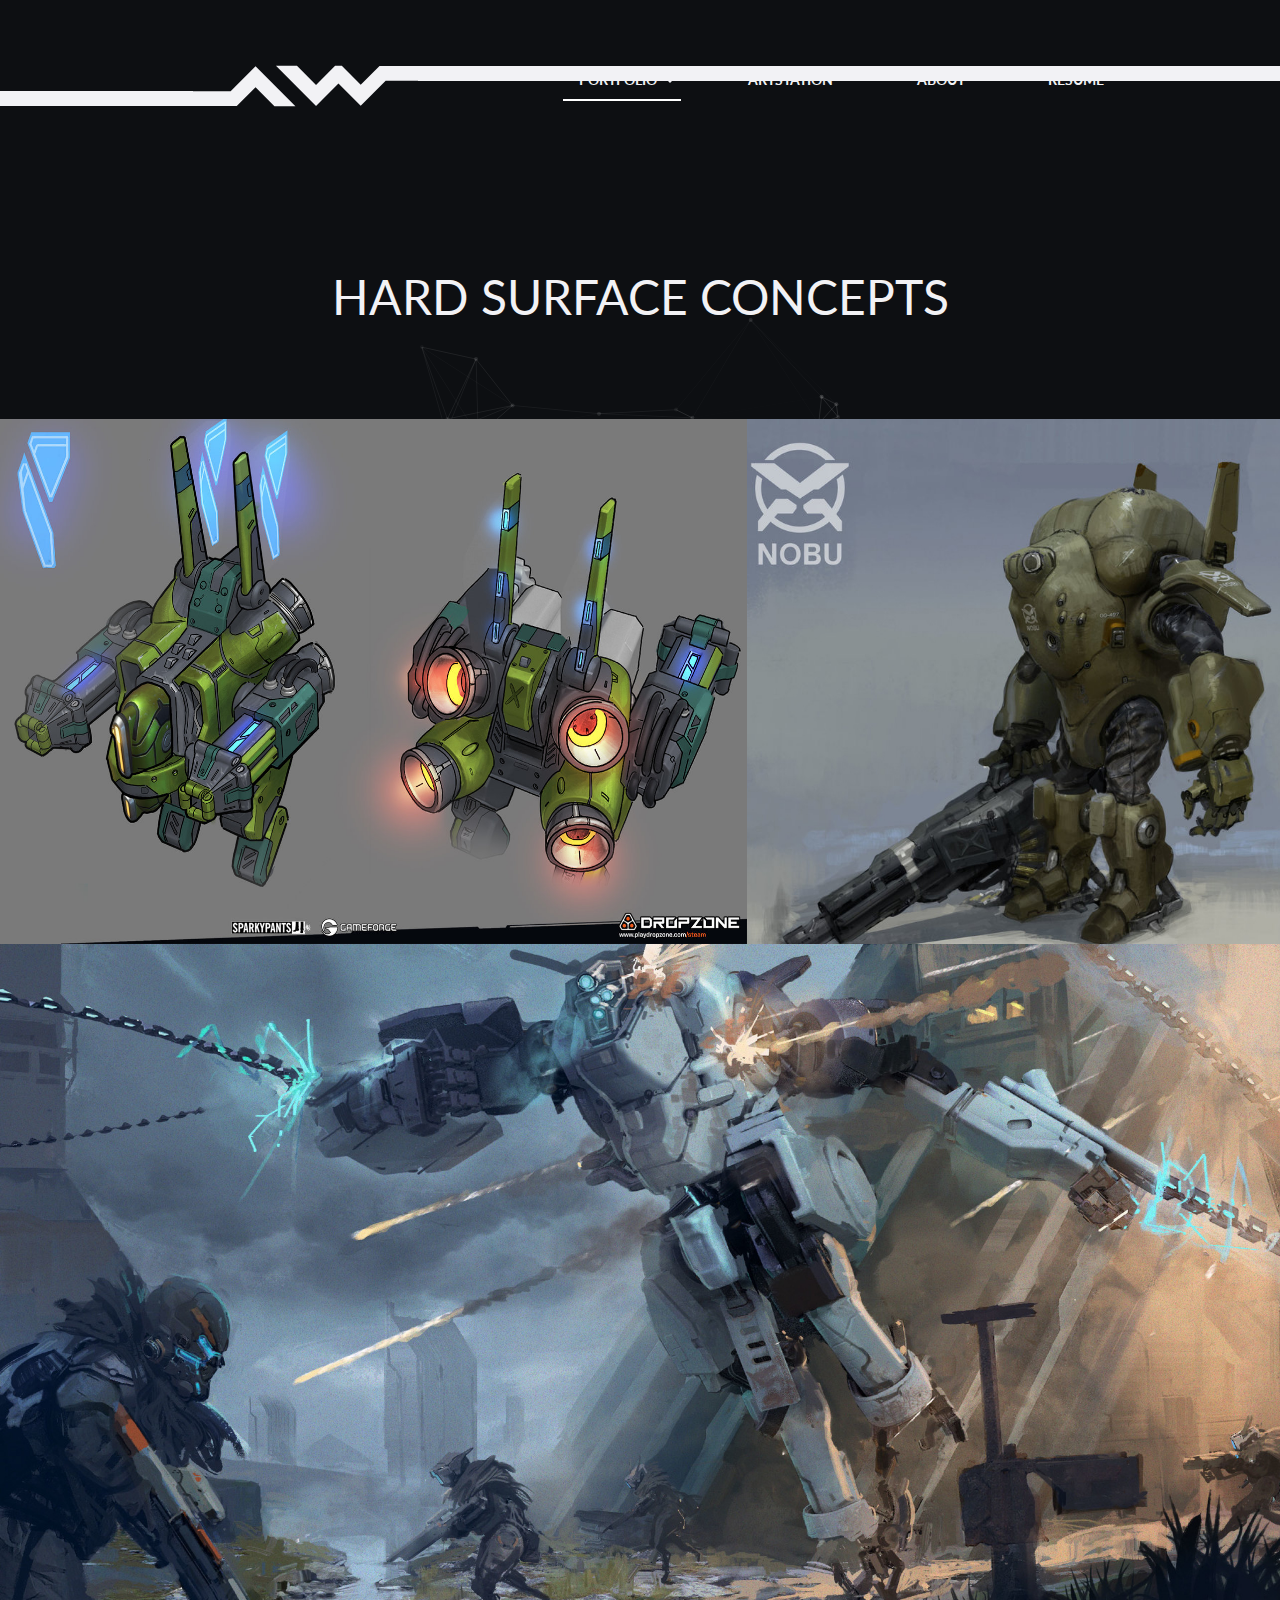
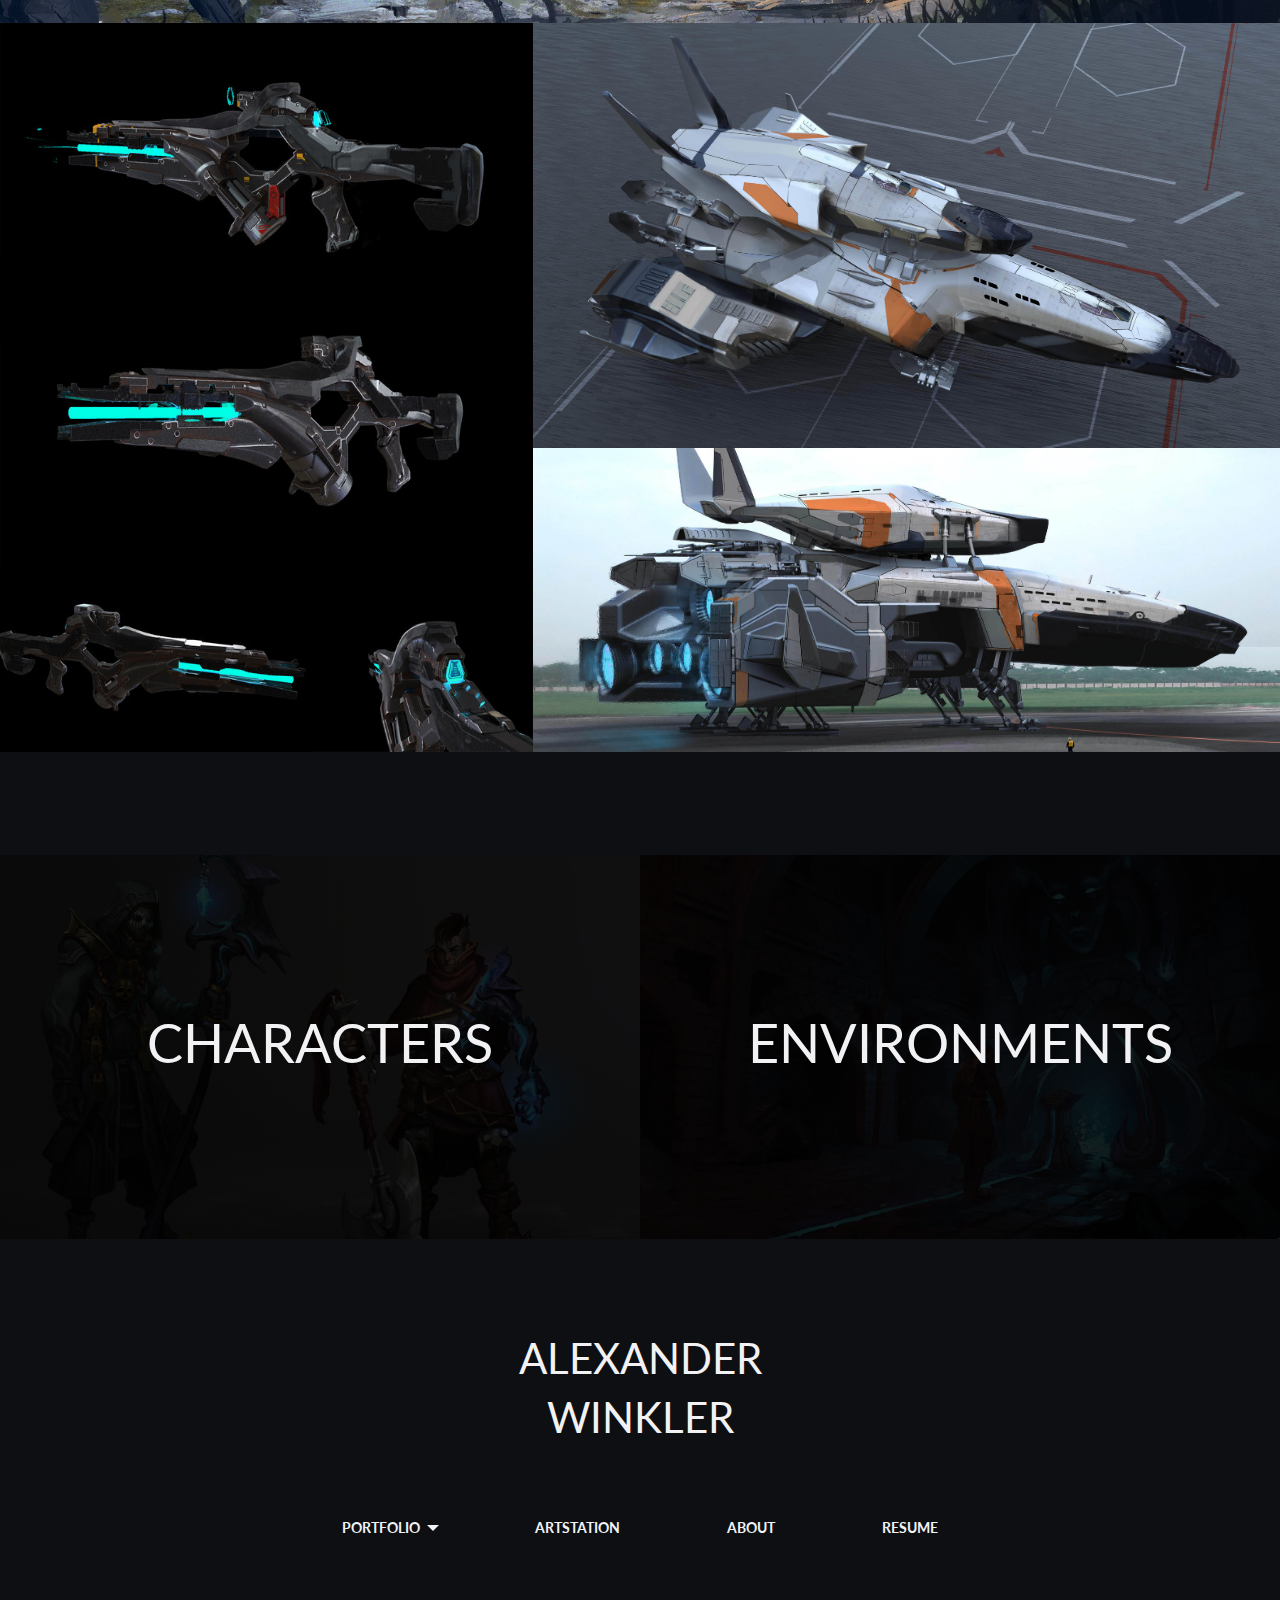
<file: hard-surface.html>
<!doctype html>
<html class="no-js" lang="en" dir="ltr">
  <head>
    <meta charset="utf-8">
    <meta http-equiv="x-ua-compatible" content="ie=edge">
    <meta name="viewport" content="width=device-width, initial-scale=1.0">
    <title>Hard Surface Concepts Portfolio</title>
    <link href="https://fonts.googleapis.com/css?family=Lato:400,700" rel="stylesheet">
    <link rel="stylesheet" href="css/foundation.css">
    <link rel="stylesheet" href="css/lightgallery.css">
    <link rel="stylesheet" href="css/global.css">
    <link rel="stylesheet" href="css/hard-surface.css">
  </head>
  <body>
     
    <header>
      
        <div id="left-logo-line"></div>
        <div id="right-line-container">
          <div id="right-logo-line"></div>
        </div>
        <a href="index.html" id="logo-link">
            <svg id="AW-logo" data-name="Layer 1" xmlns="http://www.w3.org/2000/svg" viewBox="0 0 850 200">
            <title>AW Logo</title>
            <polygon points="246.5 97.39 316.41 167.3 394.19 167.3 246.5 19.61 154.11 112 0.5 112 0.5 167 176.89 167 246.5 97.39"/>
            <polygon points="705.61 18.5 636 88.11 565.89 18 541.11 18 470.5 88.61 399.89 18 322.11 18 470.5 166.39 553.5 83.39 636 165.89 728.39 73.5 882 73.5 882 18.5 705.61 18.5"/>
          </svg>
        </a>
      
      <!-- Header navigation -->
      <nav>
        <ul class="dropdown menu" data-options="disableHover:true;clickOpen:true" data-dropdown-menu>
          <li class="active-page">
            <a href="index.html">PORTFOLIO</a>
            <ul class="menu">
              <li class="menu-item"><a href="characters.html">CHARACTERS</a></li>
              <li class="menu-item"><a href="hard-surface.html">HARD SURFACE CONCEPTS</a></li>
              <li class="menu-item"><a href="environments.html">ENVIRONMENTS</a></li>
            </ul>
          </li>
          <li><a href="https://www.artstation.com/awinkler" target="_blank">ARTSTATION </a></li>
          <li><a href="about.html">ABOUT</a></li>
          <li><a href="resume.pdf" target="_blank">RESUME</a></li>
        </ul>
      </nav>
    </header>
    
    
    <main>
      
      <!-- particles div -->
      <div id="particles-js" class="small-particles"></div>
       
        <!-- Name header -->
      <div class="grid-x">
        <div class="small-12 medium cell">
          <h1 class="inner-header">HARD SURFACE CONCEPTS</h1>
        </div>
      </div>
      
      
      <!-- main portfolio cards -->
      <div id="gallery-selector">
      
      
        
      <!-- first row -->  
      <div class="grid-x">
        <a href="#" class="small-7 medium-7 cell img-hover">
          <div data-src="images/vanguard2.jpg" class="rowhover first-row-surf item">
            <img src="images/vanguard2.jpg">
          </div>
        </a>
        <a href="#" class="small-5 medium-5 cell img-hover">
          <div data-src="images/NOBU+1.jpg" class="rowhover item img-full">
            <img src="images/NOBU+2.jpg" class="img-full">
          </div>
        </a>
      </div>
      
        
       <!-- second row -->
      <div class="grid-x">
        <a href="#" class="small-12 medium-12 cell img-hover">
          <div data-src="images/titanfall-scene4.jpg" class="rowhover second-row-surf item">
            <img src="images/titanfall-scene4.jpg" class="img-full">
          </div>
        </a>
      </div>
      
      <!-- third row -->
      <div class="grid-x">
        <a href="#" class="small-5 medium-5 cell img-hover">
          <div data-src="images/alexander-winkler-lazorrr2.jpg" class="rowhover third-row-surf item">
            <img src="images/alexander-winkler-lazorrr2.jpg" class="img-full">
          </div>
        </a>
        <div class="grid-y small-7 medium-7 cell">
          <a href="#" class="small-7 medium-7 cell img-hover">
            <div data-src="images/june2.jpg" class="rowhover item">
              <img src="images/june2.jpg" class="img-full">
            </div>
          </a>
          <a href="#" class="small-5 medium-5 cell img-hover">
            <div data-src="images/june3.jpg" class="rowhover item">
              <img src="images/june3.jpg" class="img-full">
            </div>
          </a>
        </div>
      </div>
      
      </div> <!-- end of lightbox gallery -->
        
      <!-- alternate portfolio page links -->
      <div class="grid-x" id="bottom-portfolio">
        <a href="characters.html" class="small-6 medium-6 cell">
          <div id="character-shaded-cell"  class="shaded-cell">
            <h2>CHARACTERS</h2>
          </div>
        </a>
        <a href="environments.html" class="small-6 medium-6 cell">
          <div id="env-shaded-cell" class="shaded-cell">
            <h2>ENVIRONMENTS</h2>
          </div>
        </a>
      </div>
      
    </main>
    
    
    
    <footer>
      
    <!-- footer name -->  
    <h2>ALEXANDER</h2>
    <h2>WINKLER</h2>
      
      <!-- Footer navigation -->
        <nav >

        <ul class="dropdown menu" id="footer-menu" data-options="disableHover:true;clickOpen:true"  data-dropdown-menu>

              <li>
                <a href="index.html">PORTFOLIO</a>
                <ul class="menu">
                  <li class="menu-item"><a href="characters.html">CHARACTERS</a></li>
                  <li class="menu-item"><a href="hard-surface.html">HARD SURFACE CONCEPTS</a></li>
                  <li class="menu-item"><a href="environments.html">ENVIRONMENTS</a></li>
                </ul>
              </li>

            <li><a href="https://www.artstation.com/awinkler" target="_blank">ARTSTATION</a></li>
            <li><a href="about.html">ABOUT</a></li>
            <li><a href="resume.pdf" target="_blank">RESUME</a></li>

        </ul>
         
      </nav>
    </footer>
    
    
    <!-- javascript files   -->
    <script src="js/vendor/jquery.js"></script>
    <script src="js/vendor/what-input.js"></script>
    <script src="js/vendor/foundation.js"></script>
    <script src="js/lightgallery-all.js"></script>
    <script src="js/particles.min.js"></script>
    <script src="js/app.js"></script>
    <script src="js/gallery-init.js"></script>
   
  </body>
</html>
</file>
<file: css/global.css>
/* General styles  */

* {
  box-sizing: border-box;
}

body {
  background-color: #0D0F12;
}

/* Global Typography */
h1, h2, h3, h4, h5, h6, p, a, button {
  color: #F2F2F5;
  font-family: 'Lato', sans-serif;
}

ul {
  margin: 0;
}

li {
  list-style: none;
  margin: 0;
}

/* HEADER AND NAVIGATION */

#left-logo-line {
  background-color: #F2F2F5;
  position: absolute;
}

#right-logo-line {
  background-color: #F2F2F5;
  position: absolute;
}

#AW-logo {  
  height: 35px;
  fill: #F2F2F5;
  display: block;
}

nav li {
  display: inline-block;
  font: 700 .85rem 'Lato', sans-serif;
  margin-right: 1rem;
  margin-left: 1rem;
  text-decoration: none;
}

nav li:hover, nav li:focus {
  border-bottom: .15rem solid #F2F2F5;
}

.active-page {
  border-bottom: .15rem solid white;
}

.menu {
  color:  #F2F2F5;
}

.menu-item {
  background-color: black;
}

.menu-item:hover, .menu-item:focus {
  border: none;
}

.inner-header {
  margin-bottom: 7vw;
  margin-top: 6vw;
}


/* Dropdown submenu */
.is-dropdown-submenu {
  background-color: ;
  border: none;
  margin: none;
  padding: none;
}

.is-dropdown-submenu li {
  margin: 0;
}

.is-dropdown-submenu li:hover {
  margin: 0;
  text-decoration: underline;
}

/*MAIN */


/*Particle animation*/

.large-particles {
  width: 50%;
  margin: auto;
  display: absolute;
  position: absolute;
  left: 25%;
  top: 25%;
}

.small-particles {
  width: 40%;
  margin: auto;
  display: absolute;
  position: absolute;
  left: 30%;
  top: 35%;
  height: 10vw;
}


/*Shaded cell background images*/

  .shaded-cell {
    display: flex;
    justify-content: center;
    align-items: center;
  }
  
  .img-full {
    width: 50vw;
  }

  .item:hover {
    cursor: zoom-in;
  }
  
  #character-shaded-cell {
    background: linear-gradient(rgba(0, 0, 0, 0.85), rgba(0, 0, 0, 0.85)), url("../images/stylized+fantasy+characters2.jpg");
    background-position: right;
    background-size: cover;
  }

  #character-shaded-cell:hover {
    background: linear-gradient(rgba(0, 0, 0, 0.7), rgba(0, 0, 0, 0.85)), url("../images/stylized+fantasy+characters2.jpg");
    background-position: right;
    background-size: cover;
  }

  #env-shaded-cell {
    background: linear-gradient(rgba(0, 0, 0, 0.85), rgba(0, 0, 0, 0.85)), url("../images/necro.jpg");
    background-position: right;
    background-size: cover;
  }

  #env-shaded-cell:hover {
    background: linear-gradient(rgba(0, 0, 0, 0.7), rgba(0, 0, 0, 0.85)), url("../images/necro.jpg");
    background-position: right;
    background-size: cover;
  }

  #surface-shaded-cell {
    background: linear-gradient(rgba(0, 0, 0, 0.89), rgba(0, 0, 0, 0.89)), url("../images/June.jpg");
    background-position: right;
    background-size: cover;
  }

  #surface-shaded-cell:hover {
    background: linear-gradient(rgba(0, 0, 0, 0.75), rgba(0, 0, 0, 0.89)), url("../images/June.jpg");
    background-position: right;
    background-size: cover;
  }


/*Next portfolio section*/
#bottom-portfolio {
    margin-top: 8vw;
}



/* FOOTER */

footer nav {
/*
  margin-top: 4rem;
  margin-bottom: 4rem;
*/
  text-align: center;
  width: 100%;
    margin-top: 5vw;
}

footer {
  padding: 7% 0;
}
  
footer h2 {
  margin: 0;
  font-size: 3.3vw;
  padding: 0;
}

footer nav ul {
  width: 100%;
}

footer nav li {
  display: inline-block;
  margin: 0 2.2rem;
}
  

  #footer-menu {
    display: inline-block;
    width: 100%;
  }


/* Small only */
@media screen and (max-width: 39.9375em) {
  
  /* HEADER AND NAVIGATION */
  
  #left-logo-line {
    width: 41%;
    height: 7.7px;
    margin-top: 49.5px;
    display: flex;
  }
  
  #right-line-container {
    margin: auto;
    width: 110px;
    height: 30px;
    display: block;
  }
  
  #right-logo-line {
    width: 100%;
    height: 8.4px;
    margin-top: 35.8px;
    display: inline;
    margin-left: 108px;
  }
  
  #AW-logo {
    width: 126px;
    fill: #F2F2F5;
    margin-bottom: 2%;
    text-align: center;
    margin-left: auto;
    margin-right: auto;
    display: block;
  }
  
  nav li {
    font-size: .7rem;
    margin: .2rem auto;
  }
  
  #alexander {
    margin-top: 10vw;
  }
  
  .inner-header {
    margin-top: 10vw;
    margin-bottom: 9vw;
  }
  
  
  /* FOOTER */
  
  #footer-menu > li {
    display: block;
    width: 60%;
    margin: auto;
  }
  
  footer h2 {
    margin: 0;
    font-size: 6.8vw;
    padding: 0;
  }
  
}




/* Super small only for navigation */
@media screen and (max-width: 22.9375em) {
   #left-logo-line {
    width: 35%;
  }
}
  


/* Medium and up */
@media screen and (min-width: 40em) {
  
  
  
  
  
  
  #logo-link {
    margin-left: 7%;
  }
  
  
  
  
}




/* Medium only */
@media screen and (min-width: 40em) and (max-width: 63.9375em) {
  /* HEADER AND NAVIGATION */

  
  #left-logo-line {
    width: 8%;
    height: 10.1px;
    margin-top: 57px;
  }
  
  #right-line-container {
    padding-left: 205px;
  }
  
  #right-logo-line {
    width: 100%;
    height: 10.4px;
    margin-top: 38.8px;
  }
  
  #AW-logo {
    height: 38px;
    fill: #F2F2F5;
    margin-top: 11px;
    display: block;
    margin-left: 7%;
  }
  
  header nav {
    margin-left: 29%;
    margin-top: -50px;
    margin-bottom: 50px;
    display: block;
  }
  
  header nav li {
    font-size: .7rem;
    margin: 0 2.5%;
  }
}


/* Large and up */
@media screen and (min-width: 64em) {
  
  /* HEADER AND NAVIGATION */
  
  #left-logo-line {
    width: 15.1%;
    height: 15px;
    margin-top: 91px;
  }
  
  #right-line-container {
    padding-left: 225px;
  }
  
  #right-logo-line {
    width: 100%;
    height: 15px;
    margin-left: 15.1%;
    margin-top: 65.5px;
  }
  
  #AW-logo {
    height: 54px;
    fill: #F2F2F5;
    margin-top: 36px;
    display: block;
    margin-left: 14.8%;
  }
  
  header nav {
    margin-left: 42%;
    margin-top: -53px;
    margin-bottom: 53px;
    display: block;
  }
  
  header nav li {
    margin: 0 2vw;
    font-size: .9rem;
    box-sizing: content-box;
    margin-bottom: 2rem;
  }
  
  
  #logo-link {
    margin-left: 15%;
  }
  
  
}




/* Large only */
@media screen and (min-width: 64em) and (max-width: 74.9375em) {}
</file>
<file: css/home.css>
/* Home Typography */
h1 {
  text-align: center;
  font-weight: 700;
  font-size: 5.2vw;
  margin-bottom: 0;
  padding: 0;
}

h2 {
  font-size: 4.2vw;
  text-align: center;
  padding: 15px;
}

/* Header */

 


/* Main */


/*Name Header Animations*/

#alexander {
    -webkit-animation: fadein 3s; /* Safari, Chrome and Opera > 12.1 */
    -moz-animation: fadein 3s; /* Firefox < 16 */
    -ms-animation: fadein 3s; /* Internet Explorer */
    -o-animation: fadein 3s; /* Opera < 12.1 */
    animation: fadein 3s;
    -webkit-animation-timing-function: ease-in-out; /* Safari, Chrome and Opera > 12.1 */
}

#winkler {
    -webkit-animation: fadein 4s; /* Safari, Chrome and Opera > 12.1 */
    -moz-animation: fadein 4s; /* Firefox < 16 */
    -ms-animation: fadein 4s; /* Internet Explorer */
    -o-animation: fadein 4s; /* Opera < 12.1 */
    animation: fadein 4s;
    -webkit-animation-timing-function: ease-in-out; /* Safari, Chrome and Opera > 12.1 */
}

.subtitle {
    -webkit-animation: fadein 7s; /* Safari, Chrome and Opera > 12.1 */
    -moz-animation: fadein 7s; /* Firefox < 16 */
    -ms-animation: fadein 7s; /* Internet Explorer */
    -o-animation: fadein 7s; /* Opera < 12.1 */
    animation: fadein 7s;
    -webkit-animation-timing-function: ease-in-out; /* Safari, Chrome and Opera > 12.1 */
}

.subtitle {
    -webkit-animation: fadein 8s; /* Safari, Chrome and Opera > 12.1 */
    -moz-animation: fadein 8s; /* Firefox < 16 */
    -ms-animation: fadein 8s; /* Internet Explorer */
    -o-animation: fadein 8s; /* Opera < 12.1 */
    animation: fadein 8s;
    -webkit-animation-timing-function: ease-in-out; /* Safari, Chrome and Opera > 12.1 */
}

.large-particles {
  -webkit-animation: fadein 8s; /* Safari, Chrome and Opera > 12.1 */
    -moz-animation: fadein 8s; /* Firefox < 16 */
    -ms-animation: fadein 8s; /* Internet Explorer */
    -o-animation: fadein 8s; /* Opera < 12.1 */
    animation: fadein 8s;
    -webkit-animation-timing-function: ease-in-out; /* Safari, Chrome and Opera > 12.1 */
}

@keyframes fadein {
    from { opacity: 0; }
    to   { opacity: 1; }
}

.subtitle-container {
  text-align: center;
  margin: 4vw 0;
  margin-bottom: 5.5vw;
}

.subtitle {
  display: inline;
  text-align: center;
  padding: 7vw;
}


 /*full-width shaded cell hover effects */
 .character-row:hover #character-shaded-cell {
    background: linear-gradient(rgba(0, 0, 0, 0.7), rgba(0, 0, 0, 0.85)), url("../images/stylized+fantasy+characters2.jpg");
    background-position: right;
    background-size: cover;
  }

  .env-row:hover #env-shaded-cell {
    background: linear-gradient(rgba(0, 0, 0, 0.7), rgba(0, 0, 0, 0.85)), url("../images/necro.jpg");
    background-position: right;
    background-size: cover;
  }

  .surface-row:hover #surface-shaded-cell {
    background: linear-gradient(rgba(0, 0, 0, 0.75), rgba(0, 0, 0, 0.89)), url("../images/June.jpg");
    background-position: right;
    background-size: cover;
  }

/*color image hover effects*/
.img-hover {
  overflow: hidden;
  background-color: #0D0F12;
}

.img-hover img {
  top: 0;
  right: 0;
  bottom: 0;
  left: 0;
  width: auto;
  min-height: 100%;
  position: absolute;
  overflow: hidden;
  transition: all .25s ease-out;
}

.rowhover {
  position: relative;
  overflow: hidden;
}

.img-hover:hover img {
  transform: scale(1.08);
}

.img-hover:hover .rowhover::before {
  display: block;
}

.first-row-home {
  height: 52.5vw;
}

.second-row-home {
  height: 47.5vw;
}

.third-row-home {
  height: 52.5vw;
}

/* Footer */





/* SMALL ONLY */
@media screen and (max-width: 39.9375em) {
  
  h1 {
    font-size: 7vw;
  }
  
  .subtitle {
    font-size: 4.2vw;
  }
  
  
  footer h2 {
    font-size: 6vw;
    
  }
  
}

/* MEDIUM UP */
@media screen and (min-width: 40em) {
  
  .subtitle {
    font-size: 2vw;
  }
  
}

/* MEDIUM ONLY */
@media screen and (min-width: 40em) and (max-width: 63.9375em) {}

/* LARGE UP */
@media screen and (min-width: 64em) {
  
 
}

/* LARGE ONLY */
@media screen and (min-width: 64em) and (max-width: 74.9375em) {}
</file>
<file: css/about.css>
/* Home Typography */
h1 {
  text-align: center;
}

h2 {
  margin-bottom: 2vw;
}

/* Header */




/* Main */

button {
  margin: auto;
  margin-top: 3vw;
  border: 1px solid white;
}

main img {
  display: flex;
  padding: 0 7vw;
  margin-bottom: 8vw;
}

p {
  max-width: 28rem;
}

p a {
  text-decoration: underline;
}





/* SMALL ONLY */
@media screen and (max-width: 39.9375em) {
  
  p {
    padding: 7vw;
  }

  button {
    font-size: 1rem;
    padding: 6px;
  }
  
}

/* MEDIUM UP */
@media screen and (min-width: 40em) {
  
  .main-container {
    width: 80%;
    margin: auto;
  }
  
   button {
    font-size: 1vw;
    padding: 6px;
  }
  
}

/* MEDIUM ONLY */
@media screen and (min-width: 40em) and (max-width: 63.9375em) {}

/* LARGE UP */
@media screen and (min-width: 64em) {
  button {
    font-size: 1.7vw;
    padding: 6px;
  }
  
}

/* LARGE ONLY */
@media screen and (min-width: 64em) and (max-width: 74.9375em) {}
</file>
<file: css/lightgallery.css>
/*! lightgallery - v1.6.5 - 2017-11-16
* http://sachinchoolur.github.io/lightGallery/
* Copyright (c) 2017 Sachin N; Licensed GPLv3 */
@font-face {
  font-family: 'lg';
  src: url("../fonts/lg.eot?n1z373");
  src: url("../fonts/lg.eot?#iefixn1z373") format("embedded-opentype"), url("../fonts/lg.woff?n1z373") format("woff"), url("../fonts/lg.ttf?n1z373") format("truetype"), url("../fonts/lg.svg?n1z373#lg") format("svg");
  font-weight: normal;
  font-style: normal;
}
.lg-icon {
  font-family: 'lg';
  speak: none;
  font-style: normal;
  font-weight: normal;
  font-variant: normal;
  text-transform: none;
  line-height: 1;
  /* Better Font Rendering =========== */
  -webkit-font-smoothing: antialiased;
  -moz-osx-font-smoothing: grayscale;
}

.lg-actions .lg-next, .lg-actions .lg-prev {
  background-color: rgba(0, 0, 0, 0.45);
  border-radius: 2px;
  color: #999;
  cursor: pointer;
  display: block;
  font-size: 22px;
  margin-top: -10px;
  padding: 8px 10px 9px;
  position: absolute;
  top: 50%;
  z-index: 1080;
  border: none;
  outline: none;
}
.lg-actions .lg-next.disabled, .lg-actions .lg-prev.disabled {
  pointer-events: none;
  opacity: 0.5;
}
.lg-actions .lg-next:hover, .lg-actions .lg-prev:hover {
  color: #FFF;
}
.lg-actions .lg-next {
  right: 20px;
}
.lg-actions .lg-next:before {
  content: "\e095";
}
.lg-actions .lg-prev {
  left: 20px;
}
.lg-actions .lg-prev:after {
  content: "\e094";
}

@-webkit-keyframes lg-right-end {
  0% {
    left: 0;
  }
  50% {
    left: -30px;
  }
  100% {
    left: 0;
  }
}
@-moz-keyframes lg-right-end {
  0% {
    left: 0;
  }
  50% {
    left: -30px;
  }
  100% {
    left: 0;
  }
}
@-ms-keyframes lg-right-end {
  0% {
    left: 0;
  }
  50% {
    left: -30px;
  }
  100% {
    left: 0;
  }
}
@keyframes lg-right-end {
  0% {
    left: 0;
  }
  50% {
    left: -30px;
  }
  100% {
    left: 0;
  }
}
@-webkit-keyframes lg-left-end {
  0% {
    left: 0;
  }
  50% {
    left: 30px;
  }
  100% {
    left: 0;
  }
}
@-moz-keyframes lg-left-end {
  0% {
    left: 0;
  }
  50% {
    left: 30px;
  }
  100% {
    left: 0;
  }
}
@-ms-keyframes lg-left-end {
  0% {
    left: 0;
  }
  50% {
    left: 30px;
  }
  100% {
    left: 0;
  }
}
@keyframes lg-left-end {
  0% {
    left: 0;
  }
  50% {
    left: 30px;
  }
  100% {
    left: 0;
  }
}
.lg-outer.lg-right-end .lg-object {
  -webkit-animation: lg-right-end 0.3s;
  -o-animation: lg-right-end 0.3s;
  animation: lg-right-end 0.3s;
  position: relative;
}
.lg-outer.lg-left-end .lg-object {
  -webkit-animation: lg-left-end 0.3s;
  -o-animation: lg-left-end 0.3s;
  animation: lg-left-end 0.3s;
  position: relative;
}

.lg-toolbar {
  z-index: 1082;
  left: 0;
  position: absolute;
  top: 0;
  width: 100%;
  background-color: rgba(0, 0, 0, 0.45);
}
.lg-toolbar .lg-icon {
  color: #999;
  cursor: pointer;
  float: right;
  font-size: 24px;
  height: 47px;
  line-height: 27px;
  padding: 10px 0;
  text-align: center;
  width: 50px;
  text-decoration: none !important;
  outline: medium none;
  -webkit-transition: color 0.2s linear;
  -o-transition: color 0.2s linear;
  transition: color 0.2s linear;
}
.lg-toolbar .lg-icon:hover {
  color: #FFF;
}
.lg-toolbar .lg-close:after {
  content: "\e070";
}
.lg-toolbar .lg-download:after {
  content: "\e0f2";
}

.lg-sub-html {
  background-color: rgba(0, 0, 0, 0.45);
  bottom: 0;
  color: #EEE;
  font-size: 16px;
  left: 0;
  padding: 10px 40px;
  position: fixed;
  right: 0;
  text-align: center;
  z-index: 1080;
}
.lg-sub-html h4 {
  margin: 0;
  font-size: 13px;
  font-weight: bold;
}
.lg-sub-html p {
  font-size: 12px;
  margin: 5px 0 0;
}

#lg-counter {
  color: #999;
  display: inline-block;
  font-size: 16px;
  padding-left: 20px;
  padding-top: 12px;
  vertical-align: middle;
}

.lg-toolbar, .lg-prev, .lg-next {
  opacity: 1;
  -webkit-transition: -webkit-transform 0.35s cubic-bezier(0, 0, 0.25, 1) 0s, opacity 0.35s cubic-bezier(0, 0, 0.25, 1) 0s, color 0.2s linear;
  -moz-transition: -moz-transform 0.35s cubic-bezier(0, 0, 0.25, 1) 0s, opacity 0.35s cubic-bezier(0, 0, 0.25, 1) 0s, color 0.2s linear;
  -o-transition: -o-transform 0.35s cubic-bezier(0, 0, 0.25, 1) 0s, opacity 0.35s cubic-bezier(0, 0, 0.25, 1) 0s, color 0.2s linear;
  transition: transform 0.35s cubic-bezier(0, 0, 0.25, 1) 0s, opacity 0.35s cubic-bezier(0, 0, 0.25, 1) 0s, color 0.2s linear;
}

.lg-hide-items .lg-prev {
  opacity: 0;
  -webkit-transform: translate3d(-10px, 0, 0);
  transform: translate3d(-10px, 0, 0);
}
.lg-hide-items .lg-next {
  opacity: 0;
  -webkit-transform: translate3d(10px, 0, 0);
  transform: translate3d(10px, 0, 0);
}
.lg-hide-items .lg-toolbar {
  opacity: 0;
  -webkit-transform: translate3d(0, -10px, 0);
  transform: translate3d(0, -10px, 0);
}

body:not(.lg-from-hash) .lg-outer.lg-start-zoom .lg-object {
  -webkit-transform: scale3d(0.5, 0.5, 0.5);
  transform: scale3d(0.5, 0.5, 0.5);
  opacity: 0;
  -webkit-transition: -webkit-transform 250ms cubic-bezier(0, 0, 0.25, 1) 0s, opacity 250ms cubic-bezier(0, 0, 0.25, 1) !important;
  -moz-transition: -moz-transform 250ms cubic-bezier(0, 0, 0.25, 1) 0s, opacity 250ms cubic-bezier(0, 0, 0.25, 1) !important;
  -o-transition: -o-transform 250ms cubic-bezier(0, 0, 0.25, 1) 0s, opacity 250ms cubic-bezier(0, 0, 0.25, 1) !important;
  transition: transform 250ms cubic-bezier(0, 0, 0.25, 1) 0s, opacity 250ms cubic-bezier(0, 0, 0.25, 1) !important;
  -webkit-transform-origin: 50% 50%;
  -moz-transform-origin: 50% 50%;
  -ms-transform-origin: 50% 50%;
  transform-origin: 50% 50%;
}
body:not(.lg-from-hash) .lg-outer.lg-start-zoom .lg-item.lg-complete .lg-object {
  -webkit-transform: scale3d(1, 1, 1);
  transform: scale3d(1, 1, 1);
  opacity: 1;
}

.lg-outer .lg-thumb-outer {
  background-color: #0D0A0A;
  bottom: 0;
  position: absolute;
  width: 100%;
  z-index: 1080;
  max-height: 350px;
  -webkit-transform: translate3d(0, 100%, 0);
  transform: translate3d(0, 100%, 0);
  -webkit-transition: -webkit-transform 0.25s cubic-bezier(0, 0, 0.25, 1) 0s;
  -moz-transition: -moz-transform 0.25s cubic-bezier(0, 0, 0.25, 1) 0s;
  -o-transition: -o-transform 0.25s cubic-bezier(0, 0, 0.25, 1) 0s;
  transition: transform 0.25s cubic-bezier(0, 0, 0.25, 1) 0s;
}
.lg-outer .lg-thumb-outer.lg-grab .lg-thumb-item {
  cursor: -webkit-grab;
  cursor: -moz-grab;
  cursor: -o-grab;
  cursor: -ms-grab;
  cursor: grab;
}
.lg-outer .lg-thumb-outer.lg-grabbing .lg-thumb-item {
  cursor: move;
  cursor: -webkit-grabbing;
  cursor: -moz-grabbing;
  cursor: -o-grabbing;
  cursor: -ms-grabbing;
  cursor: grabbing;
}
.lg-outer .lg-thumb-outer.lg-dragging .lg-thumb {
  -webkit-transition-duration: 0s !important;
  transition-duration: 0s !important;
}
.lg-outer.lg-thumb-open .lg-thumb-outer {
  -webkit-transform: translate3d(0, 0%, 0);
  transform: translate3d(0, 0%, 0);
}
.lg-outer .lg-thumb {
  padding: 10px 0;
  height: 100%;
  margin-bottom: -5px;
}
.lg-outer .lg-thumb-item {
  border-radius: 5px;
  cursor: pointer;
  float: left;
  overflow: hidden;
  height: 100%;
  border: 2px solid #FFF;
  border-radius: 4px;
  margin-bottom: 5px;
}
@media (min-width: 1025px) {
  .lg-outer .lg-thumb-item {
    -webkit-transition: border-color 0.25s ease;
    -o-transition: border-color 0.25s ease;
    transition: border-color 0.25s ease;
  }
}
.lg-outer .lg-thumb-item.active, .lg-outer .lg-thumb-item:hover {
  border-color: #a90707;
}
.lg-outer .lg-thumb-item img {
  width: 100%;
  height: 100%;
  object-fit: cover;
}
.lg-outer.lg-has-thumb .lg-item {
  padding-bottom: 120px;
}
.lg-outer.lg-can-toggle .lg-item {
  padding-bottom: 0;
}
.lg-outer.lg-pull-caption-up .lg-sub-html {
  -webkit-transition: bottom 0.25s ease;
  -o-transition: bottom 0.25s ease;
  transition: bottom 0.25s ease;
}
.lg-outer.lg-pull-caption-up.lg-thumb-open .lg-sub-html {
  bottom: 100px;
}
.lg-outer .lg-toogle-thumb {
  background-color: #0D0A0A;
  border-radius: 2px 2px 0 0;
  color: #999;
  cursor: pointer;
  font-size: 24px;
  height: 39px;
  line-height: 27px;
  padding: 5px 0;
  position: absolute;
  right: 20px;
  text-align: center;
  top: -39px;
  width: 50px;
}
.lg-outer .lg-toogle-thumb:after {
  content: "\e1ff";
}
.lg-outer .lg-toogle-thumb:hover {
  color: #FFF;
}

.lg-outer .lg-video-cont {
  display: inline-block;
  vertical-align: middle;
  max-width: 1140px;
  max-height: 100%;
  width: 100%;
  padding: 0 5px;
}
.lg-outer .lg-video {
  width: 100%;
  height: 0;
  padding-bottom: 56.25%;
  overflow: hidden;
  position: relative;
}
.lg-outer .lg-video .lg-object {
  display: inline-block;
  position: absolute;
  top: 0;
  left: 0;
  width: 100% !important;
  height: 100% !important;
}
.lg-outer .lg-video .lg-video-play {
  width: 84px;
  height: 59px;
  position: absolute;
  left: 50%;
  top: 50%;
  margin-left: -42px;
  margin-top: -30px;
  z-index: 1080;
  cursor: pointer;
}
.lg-outer .lg-has-iframe .lg-video {
  -webkit-overflow-scrolling: touch;
  overflow: auto;
}
.lg-outer .lg-has-vimeo .lg-video-play {
  background: url("../img/vimeo-play.png") no-repeat scroll 0 0 transparent;
}
.lg-outer .lg-has-vimeo:hover .lg-video-play {
  background: url("../img/vimeo-play.png") no-repeat scroll 0 -58px transparent;
}
.lg-outer .lg-has-html5 .lg-video-play {
  background: transparent url("../img/video-play.png") no-repeat scroll 0 0;
  height: 64px;
  margin-left: -32px;
  margin-top: -32px;
  width: 64px;
  opacity: 0.8;
}
.lg-outer .lg-has-html5:hover .lg-video-play {
  opacity: 1;
}
.lg-outer .lg-has-youtube .lg-video-play {
  background: url("../img/youtube-play.png") no-repeat scroll 0 0 transparent;
}
.lg-outer .lg-has-youtube:hover .lg-video-play {
  background: url("../img/youtube-play.png") no-repeat scroll 0 -60px transparent;
}
.lg-outer .lg-video-object {
  width: 100% !important;
  height: 100% !important;
  position: absolute;
  top: 0;
  left: 0;
}
.lg-outer .lg-has-video .lg-video-object {
  visibility: hidden;
}
.lg-outer .lg-has-video.lg-video-playing .lg-object, .lg-outer .lg-has-video.lg-video-playing .lg-video-play {
  display: none;
}
.lg-outer .lg-has-video.lg-video-playing .lg-video-object {
  visibility: visible;
}

.lg-progress-bar {
  background-color: #333;
  height: 5px;
  left: 0;
  position: absolute;
  top: 0;
  width: 100%;
  z-index: 1083;
  opacity: 0;
  -webkit-transition: opacity 0.08s ease 0s;
  -moz-transition: opacity 0.08s ease 0s;
  -o-transition: opacity 0.08s ease 0s;
  transition: opacity 0.08s ease 0s;
}
.lg-progress-bar .lg-progress {
  background-color: #a90707;
  height: 5px;
  width: 0;
}
.lg-progress-bar.lg-start .lg-progress {
  width: 100%;
}
.lg-show-autoplay .lg-progress-bar {
  opacity: 1;
}

.lg-autoplay-button:after {
  content: "\e01d";
}
.lg-show-autoplay .lg-autoplay-button:after {
  content: "\e01a";
}

.lg-outer.lg-css3.lg-zoom-dragging .lg-item.lg-complete.lg-zoomable .lg-img-wrap, .lg-outer.lg-css3.lg-zoom-dragging .lg-item.lg-complete.lg-zoomable .lg-image {
  -webkit-transition-duration: 0s;
  transition-duration: 0s;
}
.lg-outer.lg-use-transition-for-zoom .lg-item.lg-complete.lg-zoomable .lg-img-wrap {
  -webkit-transition: -webkit-transform 0.3s cubic-bezier(0, 0, 0.25, 1) 0s;
  -moz-transition: -moz-transform 0.3s cubic-bezier(0, 0, 0.25, 1) 0s;
  -o-transition: -o-transform 0.3s cubic-bezier(0, 0, 0.25, 1) 0s;
  transition: transform 0.3s cubic-bezier(0, 0, 0.25, 1) 0s;
}
.lg-outer.lg-use-left-for-zoom .lg-item.lg-complete.lg-zoomable .lg-img-wrap {
  -webkit-transition: left 0.3s cubic-bezier(0, 0, 0.25, 1) 0s, top 0.3s cubic-bezier(0, 0, 0.25, 1) 0s;
  -moz-transition: left 0.3s cubic-bezier(0, 0, 0.25, 1) 0s, top 0.3s cubic-bezier(0, 0, 0.25, 1) 0s;
  -o-transition: left 0.3s cubic-bezier(0, 0, 0.25, 1) 0s, top 0.3s cubic-bezier(0, 0, 0.25, 1) 0s;
  transition: left 0.3s cubic-bezier(0, 0, 0.25, 1) 0s, top 0.3s cubic-bezier(0, 0, 0.25, 1) 0s;
}
.lg-outer .lg-item.lg-complete.lg-zoomable .lg-img-wrap {
  -webkit-transform: translate3d(0, 0, 0);
  transform: translate3d(0, 0, 0);
  -webkit-backface-visibility: hidden;
  -moz-backface-visibility: hidden;
  backface-visibility: hidden;
}
.lg-outer .lg-item.lg-complete.lg-zoomable .lg-image {
  -webkit-transform: scale3d(1, 1, 1);
  transform: scale3d(1, 1, 1);
  -webkit-transition: -webkit-transform 0.3s cubic-bezier(0, 0, 0.25, 1) 0s, opacity 0.15s !important;
  -moz-transition: -moz-transform 0.3s cubic-bezier(0, 0, 0.25, 1) 0s, opacity 0.15s !important;
  -o-transition: -o-transform 0.3s cubic-bezier(0, 0, 0.25, 1) 0s, opacity 0.15s !important;
  transition: transform 0.3s cubic-bezier(0, 0, 0.25, 1) 0s, opacity 0.15s !important;
  -webkit-transform-origin: 0 0;
  -moz-transform-origin: 0 0;
  -ms-transform-origin: 0 0;
  transform-origin: 0 0;
  -webkit-backface-visibility: hidden;
  -moz-backface-visibility: hidden;
  backface-visibility: hidden;
}

#lg-zoom-in:after {
  content: "\e311";
}

#lg-actual-size {
  font-size: 20px;
}
#lg-actual-size:after {
  content: "\e033";
}

#lg-zoom-out {
  opacity: 0.5;
  pointer-events: none;
}
#lg-zoom-out:after {
  content: "\e312";
}
.lg-zoomed #lg-zoom-out {
  opacity: 1;
  pointer-events: auto;
}

.lg-outer .lg-pager-outer {
  bottom: 60px;
  left: 0;
  position: absolute;
  right: 0;
  text-align: center;
  z-index: 1080;
  height: 10px;
}
.lg-outer .lg-pager-outer.lg-pager-hover .lg-pager-cont {
  overflow: visible;
}
.lg-outer .lg-pager-cont {
  cursor: pointer;
  display: inline-block;
  overflow: hidden;
  position: relative;
  vertical-align: top;
  margin: 0 5px;
}
.lg-outer .lg-pager-cont:hover .lg-pager-thumb-cont {
  opacity: 1;
  -webkit-transform: translate3d(0, 0, 0);
  transform: translate3d(0, 0, 0);
}
.lg-outer .lg-pager-cont.lg-pager-active .lg-pager {
  box-shadow: 0 0 0 2px white inset;
}
.lg-outer .lg-pager-thumb-cont {
  background-color: #fff;
  color: #FFF;
  bottom: 100%;
  height: 83px;
  left: 0;
  margin-bottom: 20px;
  margin-left: -60px;
  opacity: 0;
  padding: 5px;
  position: absolute;
  width: 120px;
  border-radius: 3px;
  -webkit-transition: opacity 0.15s ease 0s, -webkit-transform 0.15s ease 0s;
  -moz-transition: opacity 0.15s ease 0s, -moz-transform 0.15s ease 0s;
  -o-transition: opacity 0.15s ease 0s, -o-transform 0.15s ease 0s;
  transition: opacity 0.15s ease 0s, transform 0.15s ease 0s;
  -webkit-transform: translate3d(0, 5px, 0);
  transform: translate3d(0, 5px, 0);
}
.lg-outer .lg-pager-thumb-cont img {
  width: 100%;
  height: 100%;
}
.lg-outer .lg-pager {
  background-color: rgba(255, 255, 255, 0.5);
  border-radius: 50%;
  box-shadow: 0 0 0 8px rgba(255, 255, 255, 0.7) inset;
  display: block;
  height: 12px;
  -webkit-transition: box-shadow 0.3s ease 0s;
  -o-transition: box-shadow 0.3s ease 0s;
  transition: box-shadow 0.3s ease 0s;
  width: 12px;
}
.lg-outer .lg-pager:hover, .lg-outer .lg-pager:focus {
  box-shadow: 0 0 0 8px white inset;
}
.lg-outer .lg-caret {
  border-left: 10px solid transparent;
  border-right: 10px solid transparent;
  border-top: 10px dashed;
  bottom: -10px;
  display: inline-block;
  height: 0;
  left: 50%;
  margin-left: -5px;
  position: absolute;
  vertical-align: middle;
  width: 0;
}

.lg-fullscreen:after {
  content: "\e20c";
}
.lg-fullscreen-on .lg-fullscreen:after {
  content: "\e20d";
}

.lg-outer #lg-dropdown-overlay {
  background-color: rgba(0, 0, 0, 0.25);
  bottom: 0;
  cursor: default;
  left: 0;
  position: fixed;
  right: 0;
  top: 0;
  z-index: 1081;
  opacity: 0;
  visibility: hidden;
  -webkit-transition: visibility 0s linear 0.18s, opacity 0.18s linear 0s;
  -o-transition: visibility 0s linear 0.18s, opacity 0.18s linear 0s;
  transition: visibility 0s linear 0.18s, opacity 0.18s linear 0s;
}
.lg-outer.lg-dropdown-active .lg-dropdown, .lg-outer.lg-dropdown-active #lg-dropdown-overlay {
  -webkit-transition-delay: 0s;
  transition-delay: 0s;
  -moz-transform: translate3d(0, 0px, 0);
  -o-transform: translate3d(0, 0px, 0);
  -ms-transform: translate3d(0, 0px, 0);
  -webkit-transform: translate3d(0, 0px, 0);
  transform: translate3d(0, 0px, 0);
  opacity: 1;
  visibility: visible;
}
.lg-outer.lg-dropdown-active #lg-share {
  color: #FFF;
}
.lg-outer .lg-dropdown {
  background-color: #fff;
  border-radius: 2px;
  font-size: 14px;
  list-style-type: none;
  margin: 0;
  padding: 10px 0;
  position: absolute;
  right: 0;
  text-align: left;
  top: 50px;
  opacity: 0;
  visibility: hidden;
  -moz-transform: translate3d(0, 5px, 0);
  -o-transform: translate3d(0, 5px, 0);
  -ms-transform: translate3d(0, 5px, 0);
  -webkit-transform: translate3d(0, 5px, 0);
  transform: translate3d(0, 5px, 0);
  -webkit-transition: -webkit-transform 0.18s linear 0s, visibility 0s linear 0.5s, opacity 0.18s linear 0s;
  -moz-transition: -moz-transform 0.18s linear 0s, visibility 0s linear 0.5s, opacity 0.18s linear 0s;
  -o-transition: -o-transform 0.18s linear 0s, visibility 0s linear 0.5s, opacity 0.18s linear 0s;
  transition: transform 0.18s linear 0s, visibility 0s linear 0.5s, opacity 0.18s linear 0s;
}
.lg-outer .lg-dropdown:after {
  content: "";
  display: block;
  height: 0;
  width: 0;
  position: absolute;
  border: 8px solid transparent;
  border-bottom-color: #FFF;
  right: 16px;
  top: -16px;
}
.lg-outer .lg-dropdown > li:last-child {
  margin-bottom: 0px;
}
.lg-outer .lg-dropdown > li:hover a, .lg-outer .lg-dropdown > li:hover .lg-icon {
  color: #333;
}
.lg-outer .lg-dropdown a {
  color: #333;
  display: block;
  white-space: pre;
  padding: 4px 12px;
  font-family: "Open Sans","Helvetica Neue",Helvetica,Arial,sans-serif;
  font-size: 12px;
}
.lg-outer .lg-dropdown a:hover {
  background-color: rgba(0, 0, 0, 0.07);
}
.lg-outer .lg-dropdown .lg-dropdown-text {
  display: inline-block;
  line-height: 1;
  margin-top: -3px;
  vertical-align: middle;
}
.lg-outer .lg-dropdown .lg-icon {
  color: #333;
  display: inline-block;
  float: none;
  font-size: 20px;
  height: auto;
  line-height: 1;
  margin-right: 8px;
  padding: 0;
  vertical-align: middle;
  width: auto;
}
.lg-outer #lg-share {
  position: relative;
}
.lg-outer #lg-share:after {
  content: "\e80d";
}
.lg-outer #lg-share-facebook .lg-icon {
  color: #3b5998;
}
.lg-outer #lg-share-facebook .lg-icon:after {
  content: "\e901";
}
.lg-outer #lg-share-twitter .lg-icon {
  color: #00aced;
}
.lg-outer #lg-share-twitter .lg-icon:after {
  content: "\e904";
}
.lg-outer #lg-share-googleplus .lg-icon {
  color: #dd4b39;
}
.lg-outer #lg-share-googleplus .lg-icon:after {
  content: "\e902";
}
.lg-outer #lg-share-pinterest .lg-icon {
  color: #cb2027;
}
.lg-outer #lg-share-pinterest .lg-icon:after {
  content: "\e903";
}

.lg-group:after {
  content: "";
  display: table;
  clear: both;
}

.lg-outer {
  width: 100%;
  height: 100%;
  position: fixed;
  top: 0;
  left: 0;
  z-index: 1050;
  text-align: left;
  opacity: 0;
  -webkit-transition: opacity 0.15s ease 0s;
  -o-transition: opacity 0.15s ease 0s;
  transition: opacity 0.15s ease 0s;
}
.lg-outer * {
  -webkit-box-sizing: border-box;
  -moz-box-sizing: border-box;
  box-sizing: border-box;
}
.lg-outer.lg-visible {
  opacity: 1;
}
.lg-outer.lg-css3 .lg-item.lg-prev-slide, .lg-outer.lg-css3 .lg-item.lg-next-slide, .lg-outer.lg-css3 .lg-item.lg-current {
  -webkit-transition-duration: inherit !important;
  transition-duration: inherit !important;
  -webkit-transition-timing-function: inherit !important;
  transition-timing-function: inherit !important;
}
.lg-outer.lg-css3.lg-dragging .lg-item.lg-prev-slide, .lg-outer.lg-css3.lg-dragging .lg-item.lg-next-slide, .lg-outer.lg-css3.lg-dragging .lg-item.lg-current {
  -webkit-transition-duration: 0s !important;
  transition-duration: 0s !important;
  opacity: 1;
}
.lg-outer.lg-grab img.lg-object {
  cursor: -webkit-grab;
  cursor: -moz-grab;
  cursor: -o-grab;
  cursor: -ms-grab;
  cursor: grab;
}
.lg-outer.lg-grabbing img.lg-object {
  cursor: move;
  cursor: -webkit-grabbing;
  cursor: -moz-grabbing;
  cursor: -o-grabbing;
  cursor: -ms-grabbing;
  cursor: grabbing;
}
.lg-outer .lg {
  height: 100%;
  width: 100%;
  position: relative;
  overflow: hidden;
  margin-left: auto;
  margin-right: auto;
  max-width: 100%;
  max-height: 100%;
}
.lg-outer .lg-inner {
  width: 100%;
  height: 100%;
  position: absolute;
  left: 0;
  top: 0;
  white-space: nowrap;
}
.lg-outer .lg-item {
  background: url("../img/loading.gif") no-repeat scroll center center transparent;
  display: none !important;
}
.lg-outer.lg-css3 .lg-prev-slide, .lg-outer.lg-css3 .lg-current, .lg-outer.lg-css3 .lg-next-slide {
  display: inline-block !important;
}
.lg-outer.lg-css .lg-current {
  display: inline-block !important;
}
.lg-outer .lg-item, .lg-outer .lg-img-wrap {
  display: inline-block;
  text-align: center;
  position: absolute;
  width: 100%;
  height: 100%;
}
.lg-outer .lg-item:before, .lg-outer .lg-img-wrap:before {
  content: "";
  display: inline-block;
  height: 50%;
  width: 1px;
  margin-right: -1px;
}
.lg-outer .lg-img-wrap {
  position: absolute;
  padding: 0 5px;
  left: 0;
  right: 0;
  top: 0;
  bottom: 0;
}
.lg-outer .lg-item.lg-complete {
  background-image: none;
}
.lg-outer .lg-item.lg-current {
  z-index: 1060;
}
.lg-outer .lg-image {
  display: inline-block;
  vertical-align: middle;
  max-width: 100%;
  max-height: 100%;
  width: auto !important;
  height: auto !important;
}
.lg-outer.lg-show-after-load .lg-item .lg-object, .lg-outer.lg-show-after-load .lg-item .lg-video-play {
  opacity: 0;
  -webkit-transition: opacity 0.15s ease 0s;
  -o-transition: opacity 0.15s ease 0s;
  transition: opacity 0.15s ease 0s;
}
.lg-outer.lg-show-after-load .lg-item.lg-complete .lg-object, .lg-outer.lg-show-after-load .lg-item.lg-complete .lg-video-play {
  opacity: 1;
}
.lg-outer .lg-empty-html {
  display: none;
}
.lg-outer.lg-hide-download #lg-download {
  display: none;
}

.lg-backdrop {
  position: fixed;
  top: 0;
  left: 0;
  right: 0;
  bottom: 0;
  z-index: 1040;
  background-color: #000;
  opacity: 0;
  -webkit-transition: opacity 0.15s ease 0s;
  -o-transition: opacity 0.15s ease 0s;
  transition: opacity 0.15s ease 0s;
}
.lg-backdrop.in {
  opacity: 1;
}

.lg-css3.lg-no-trans .lg-prev-slide, .lg-css3.lg-no-trans .lg-next-slide, .lg-css3.lg-no-trans .lg-current {
  -webkit-transition: none 0s ease 0s !important;
  -moz-transition: none 0s ease 0s !important;
  -o-transition: none 0s ease 0s !important;
  transition: none 0s ease 0s !important;
}
.lg-css3.lg-use-css3 .lg-item {
  -webkit-backface-visibility: hidden;
  -moz-backface-visibility: hidden;
  backface-visibility: hidden;
}
.lg-css3.lg-use-left .lg-item {
  -webkit-backface-visibility: hidden;
  -moz-backface-visibility: hidden;
  backface-visibility: hidden;
}
.lg-css3.lg-fade .lg-item {
  opacity: 0;
}
.lg-css3.lg-fade .lg-item.lg-current {
  opacity: 1;
}
.lg-css3.lg-fade .lg-item.lg-prev-slide, .lg-css3.lg-fade .lg-item.lg-next-slide, .lg-css3.lg-fade .lg-item.lg-current {
  -webkit-transition: opacity 0.1s ease 0s;
  -moz-transition: opacity 0.1s ease 0s;
  -o-transition: opacity 0.1s ease 0s;
  transition: opacity 0.1s ease 0s;
}
.lg-css3.lg-slide.lg-use-css3 .lg-item {
  opacity: 0;
}
.lg-css3.lg-slide.lg-use-css3 .lg-item.lg-prev-slide {
  -webkit-transform: translate3d(-100%, 0, 0);
  transform: translate3d(-100%, 0, 0);
}
.lg-css3.lg-slide.lg-use-css3 .lg-item.lg-next-slide {
  -webkit-transform: translate3d(100%, 0, 0);
  transform: translate3d(100%, 0, 0);
}
.lg-css3.lg-slide.lg-use-css3 .lg-item.lg-current {
  -webkit-transform: translate3d(0, 0, 0);
  transform: translate3d(0, 0, 0);
  opacity: 1;
}
.lg-css3.lg-slide.lg-use-css3 .lg-item.lg-prev-slide, .lg-css3.lg-slide.lg-use-css3 .lg-item.lg-next-slide, .lg-css3.lg-slide.lg-use-css3 .lg-item.lg-current {
  -webkit-transition: -webkit-transform 1s cubic-bezier(0, 0, 0.25, 1) 0s, opacity 0.1s ease 0s;
  -moz-transition: -moz-transform 1s cubic-bezier(0, 0, 0.25, 1) 0s, opacity 0.1s ease 0s;
  -o-transition: -o-transform 1s cubic-bezier(0, 0, 0.25, 1) 0s, opacity 0.1s ease 0s;
  transition: transform 1s cubic-bezier(0, 0, 0.25, 1) 0s, opacity 0.1s ease 0s;
}
.lg-css3.lg-slide.lg-use-left .lg-item {
  opacity: 0;
  position: absolute;
  left: 0;
}
.lg-css3.lg-slide.lg-use-left .lg-item.lg-prev-slide {
  left: -100%;
}
.lg-css3.lg-slide.lg-use-left .lg-item.lg-next-slide {
  left: 100%;
}
.lg-css3.lg-slide.lg-use-left .lg-item.lg-current {
  left: 0;
  opacity: 1;
}
.lg-css3.lg-slide.lg-use-left .lg-item.lg-prev-slide, .lg-css3.lg-slide.lg-use-left .lg-item.lg-next-slide, .lg-css3.lg-slide.lg-use-left .lg-item.lg-current {
  -webkit-transition: left 1s cubic-bezier(0, 0, 0.25, 1) 0s, opacity 0.1s ease 0s;
  -moz-transition: left 1s cubic-bezier(0, 0, 0.25, 1) 0s, opacity 0.1s ease 0s;
  -o-transition: left 1s cubic-bezier(0, 0, 0.25, 1) 0s, opacity 0.1s ease 0s;
  transition: left 1s cubic-bezier(0, 0, 0.25, 1) 0s, opacity 0.1s ease 0s;
}

/*# sourceMappingURL=lightgallery.css.map */
</file>
<file: css/characters.css>
/* Home Typography */
h1 {
  text-align: center;
}

h2 {
  font-size: 4.2vw;
  text-align: center;
  padding: 15px;
}

/* Header */




/* Main */

.img-full {
  width: 100%;
}

#surface-shaded-cell {
  height: 30vw;
  background-position: bottom;
}

#surface-shaded-cell, #surface-shaded-cell:hover  {
  background-position: bottom;

}



#env-shaded-cell {
  height: 30vw;
}


/*Image hover animation effect*/
/*    Thanks to Thomas Higginbotham for the CodePen that inspired this   */
.img-hover {

  overflow: hidden;
  background: #fff;
/*    height: 54vw;*/
  height: ;
}

.img-hover img {
  top: 0;
  right: 0;
  bottom: 0;
  left: 0;
  width: auto;
  min-height: 100%;
  position: absolute;
  overflow: hidden;
  transition: all .25s ease-out;
}

.rowhover {
  position:  relative;
}

/*Height fixes for individual rows in Character*/

.first-row-char {
  height: 51.5vw;
}

.second-row-char {
  height: 53vw;
}

.third-row-char {
  height: 52vw;
}

.fourth-row-char {
  height: 35vw;
}



.img-hover:hover img {
  transform: scale(1.1);
}

.img-hover:hover .rowhover::before {
  display: block;
}


/* Footer */





/* SMALL ONLY */
@media screen and (max-width: 39.9375em) {}

/* MEDIUM UP */
@media screen and (min-width: 40em) {}

/* MEDIUM ONLY */
@media screen and (min-width: 40em) and (max-width: 63.9375em) {}

/* LARGE UP */
@media screen and (min-width: 64em) {
  
  

  
}

/* LARGE ONLY */
@media screen and (min-width: 64em) and (max-width: 74.9375em) {}
</file>
<file: css/environments.css>
/* Home Typography */
h1 {
  text-align: center;
}

h2 {
  font-size: 4.2vw;
  text-align: center;
  padding: 15px;
}

/* Header */



/* Main */

.img-full {
  width: 100%;
}

#surface-shaded-cell {
  height: 30vw;
  background-position: bottom;
}

#surface-shaded-cell, #surface-shaded-cell:hover  {
  background-position: bottom;

}


#character-shaded-cell {
  height: 30vw;
}


/*Image hover animation effect*/
/*    Thanks to Thomas Higginbotham for the CodePen that inspired this   */
.img-hover {

  overflow: hidden;
  background: #fff;
/*    height: 54vw;*/
  height: ;
}

.img-hover img {
  top: 0;
  right: 0;
  bottom: 0;
  left: 0;
  width: auto;
  min-height: 100%;
  position: absolute;
  overflow: hidden;
  transition: all .25s ease-out;
}

.rowhover {
  position:  relative;
}

/*Height fixes for individual rows in Environments*/

.first-row-char {
  height: 51.5vw;
}

.second-row-char {
  height: 32vw;
}

.third-row-char {
  height: 52vw;
}

.fourth-row-char {
  height: 65vw;
}



.img-hover:hover img {
  transform: scale(1.1);
}

.img-hover:hover .rowhover::before {
  display: block;
}


/* Footer */





/* SMALL ONLY */
@media screen and (max-width: 39.9375em) {}

/* MEDIUM UP */
@media screen and (min-width: 40em) {}

/* MEDIUM ONLY */
@media screen and (min-width: 40em) and (max-width: 63.9375em) {}

/* LARGE UP */
@media screen and (min-width: 64em) {}

/* LARGE ONLY */
@media screen and (min-width: 64em) and (max-width: 74.9375em) {}
</file>
<file: css/hard-surface.css>
/* Home Typography */
h1 {
  text-align: center;
}

h2 {
  font-size: 4.2vw;
  text-align: center;
  padding: 15px;
}

/* Header */




/* Main */

.img-full {
  width: 100%;
}

#character-shaded-cell {
  height: 30vw;
}


#env-shaded-cell {
  height: 30vw;
}


/*Image hover animation effect*/
/*    Thanks to Thomas Higginbotham for the CodePen that inspired this   */
.img-hover {

  overflow: hidden;
  background: #fff;
/*    height: 54vw;*/
  height: ;
}

.img-hover img {
  top: 0;
  right: 0;
  bottom: 0;
  left: 0;
  width: auto;
  min-height: 100%;
  position: absolute;
  overflow: hidden;
  transition: all .25s ease-out;
}

.rowhover {
  position:  relative;
}

/*Height fixes for individual rows in Surface Concepts*/

.first-row-surf {
  height: 41vw;
}

.second-row-surf {
  height: 53vw;
}

.third-row-surf {
  height: 57vw;
}


.img-hover:hover img {
  transform: scale(1.1);
}

.img-hover:hover .rowhover::before {
  display: block;
}


/* Footer */





/* SMALL ONLY */
@media screen and (max-width: 39.9375em) {}

/* MEDIUM UP */
@media screen and (min-width: 40em) {}

/* MEDIUM ONLY */
@media screen and (min-width: 40em) and (max-width: 63.9375em) {}

/* LARGE UP */
@media screen and (min-width: 64em) {
  
  

  
}

/* LARGE ONLY */
@media screen and (min-width: 64em) and (max-width: 74.9375em) {}
</file>
